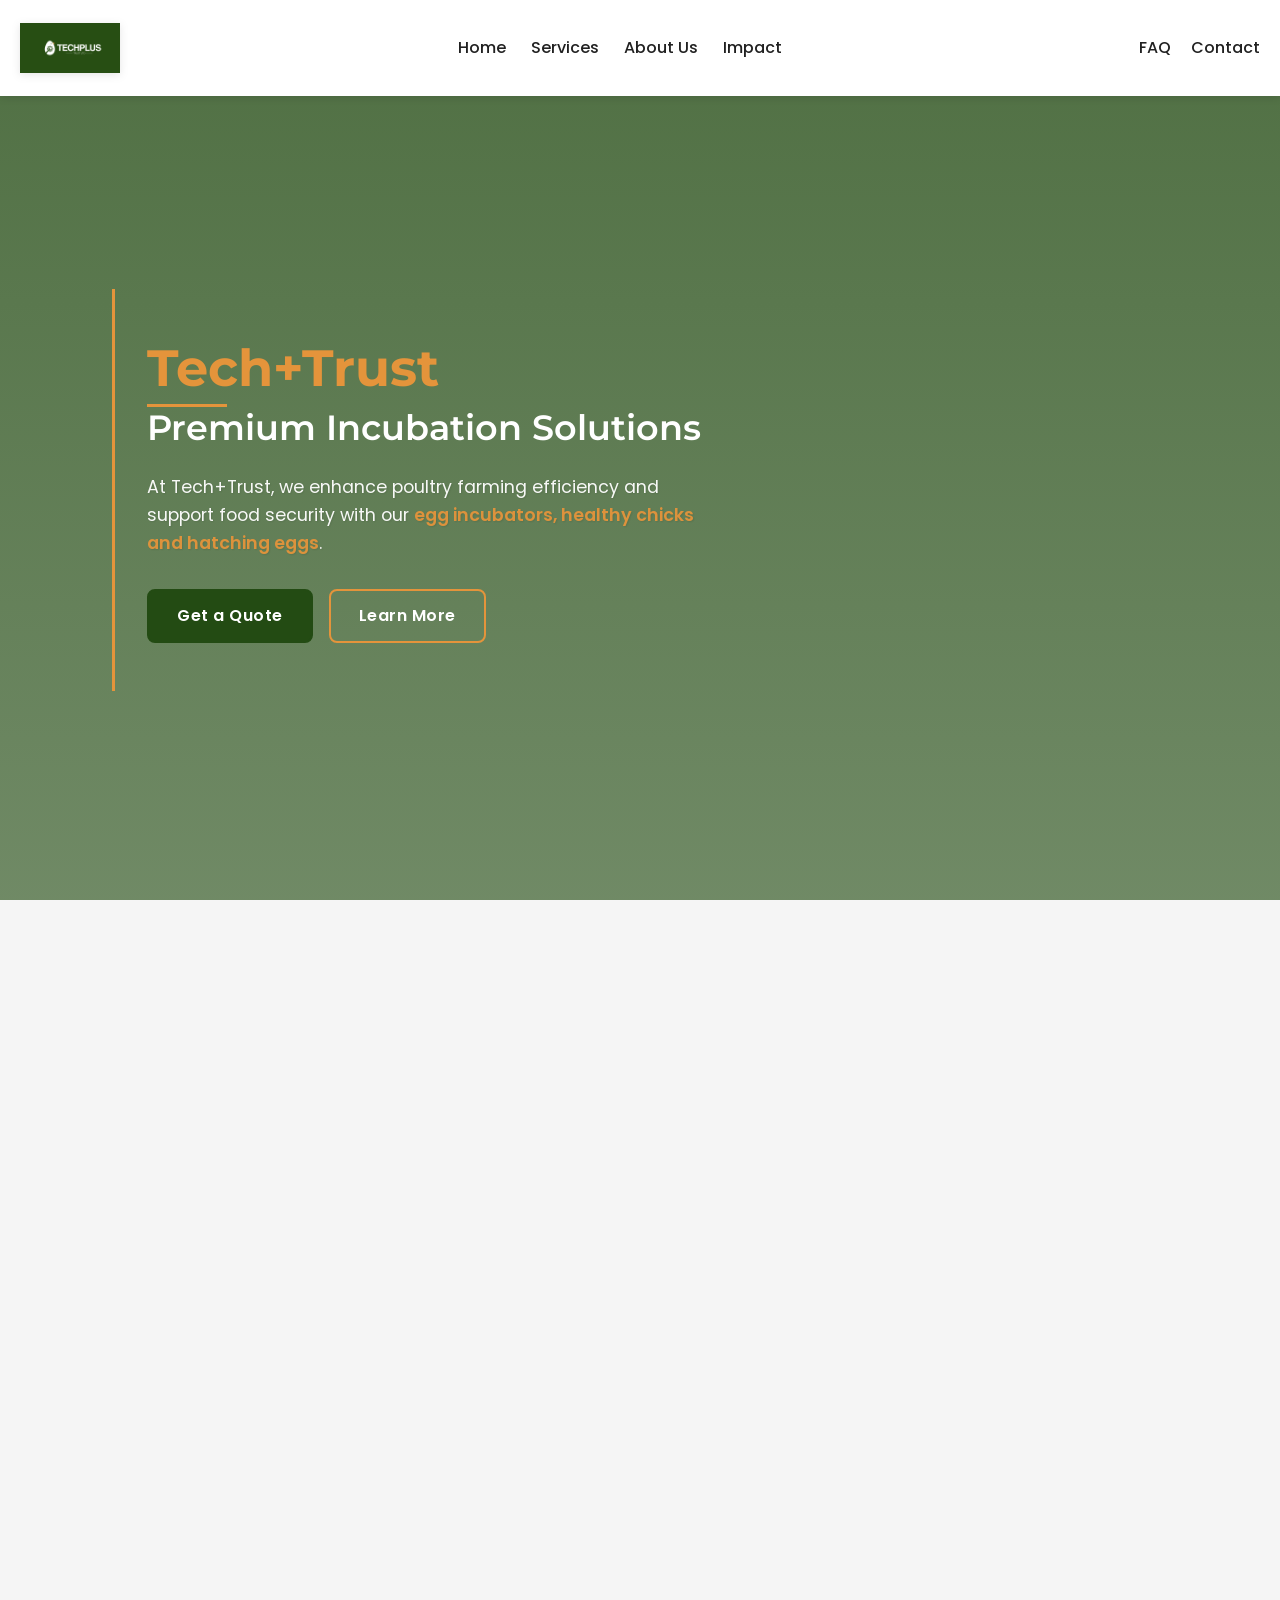
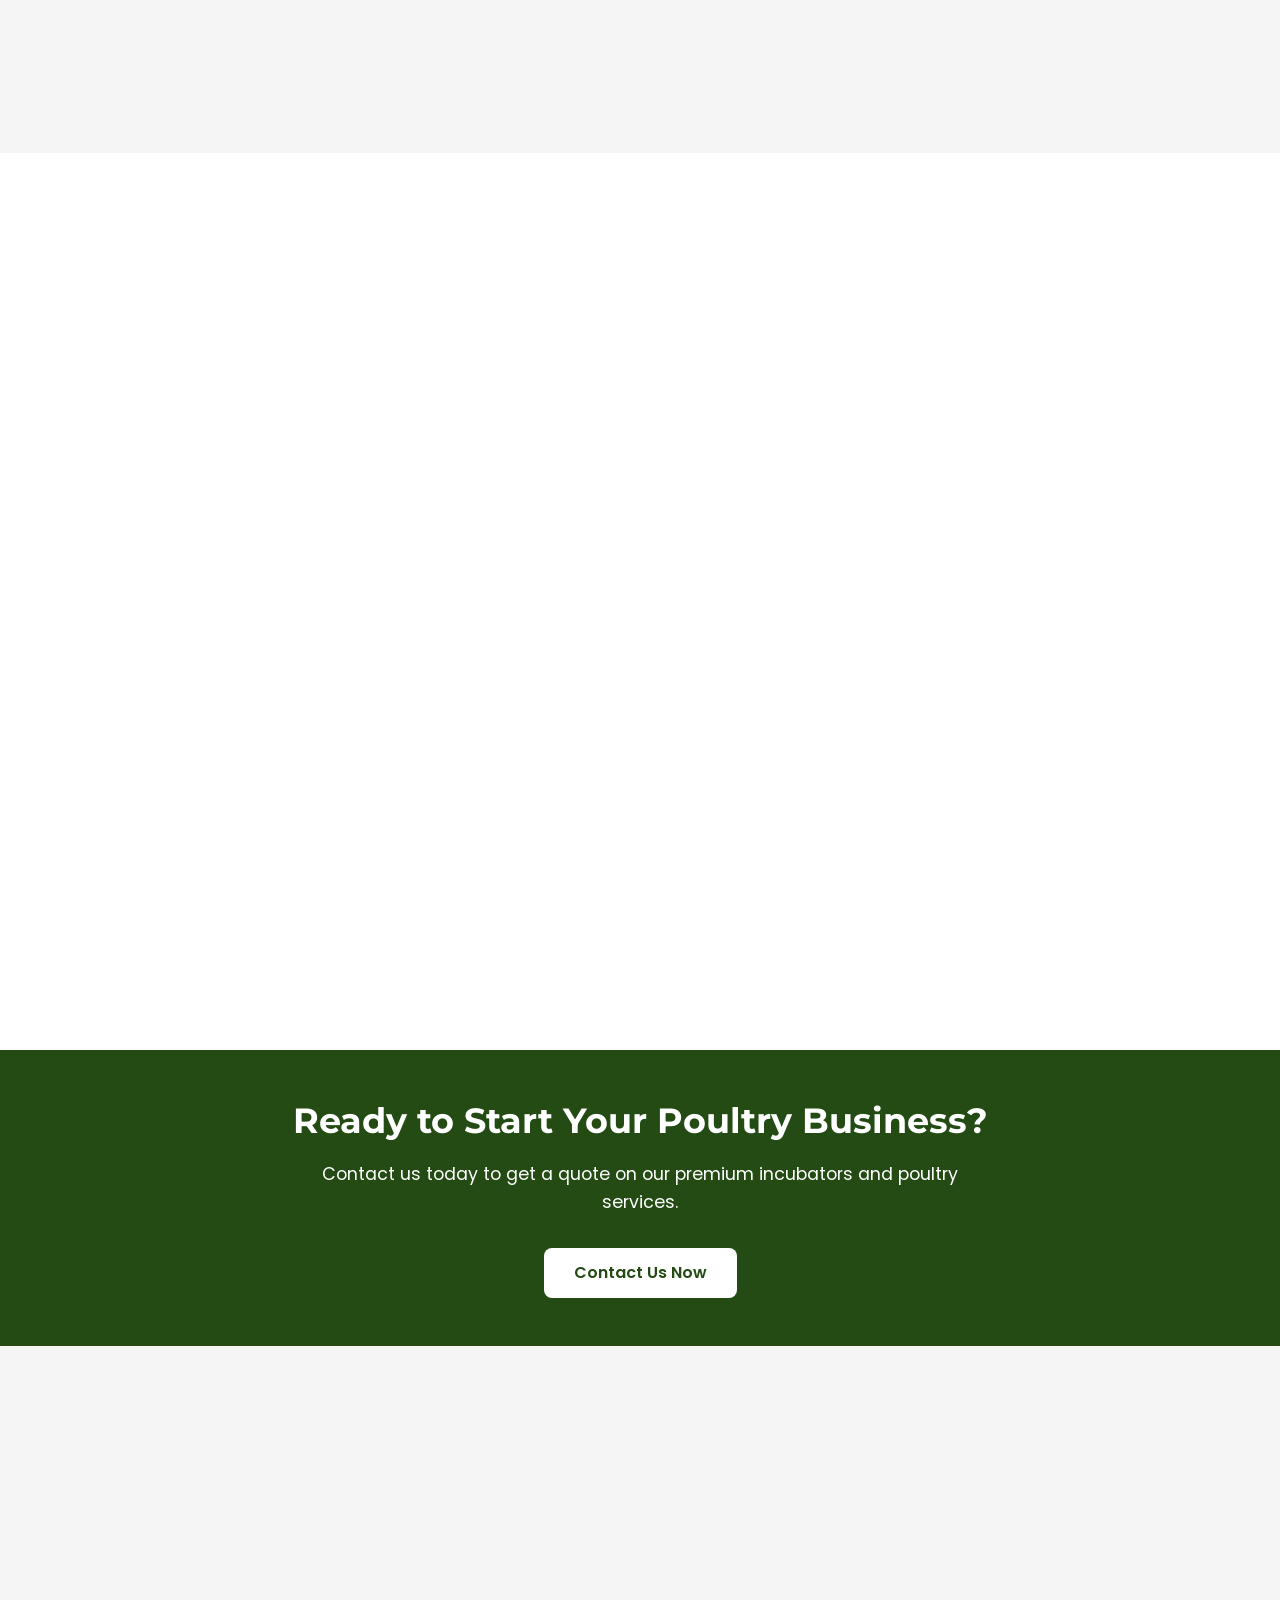
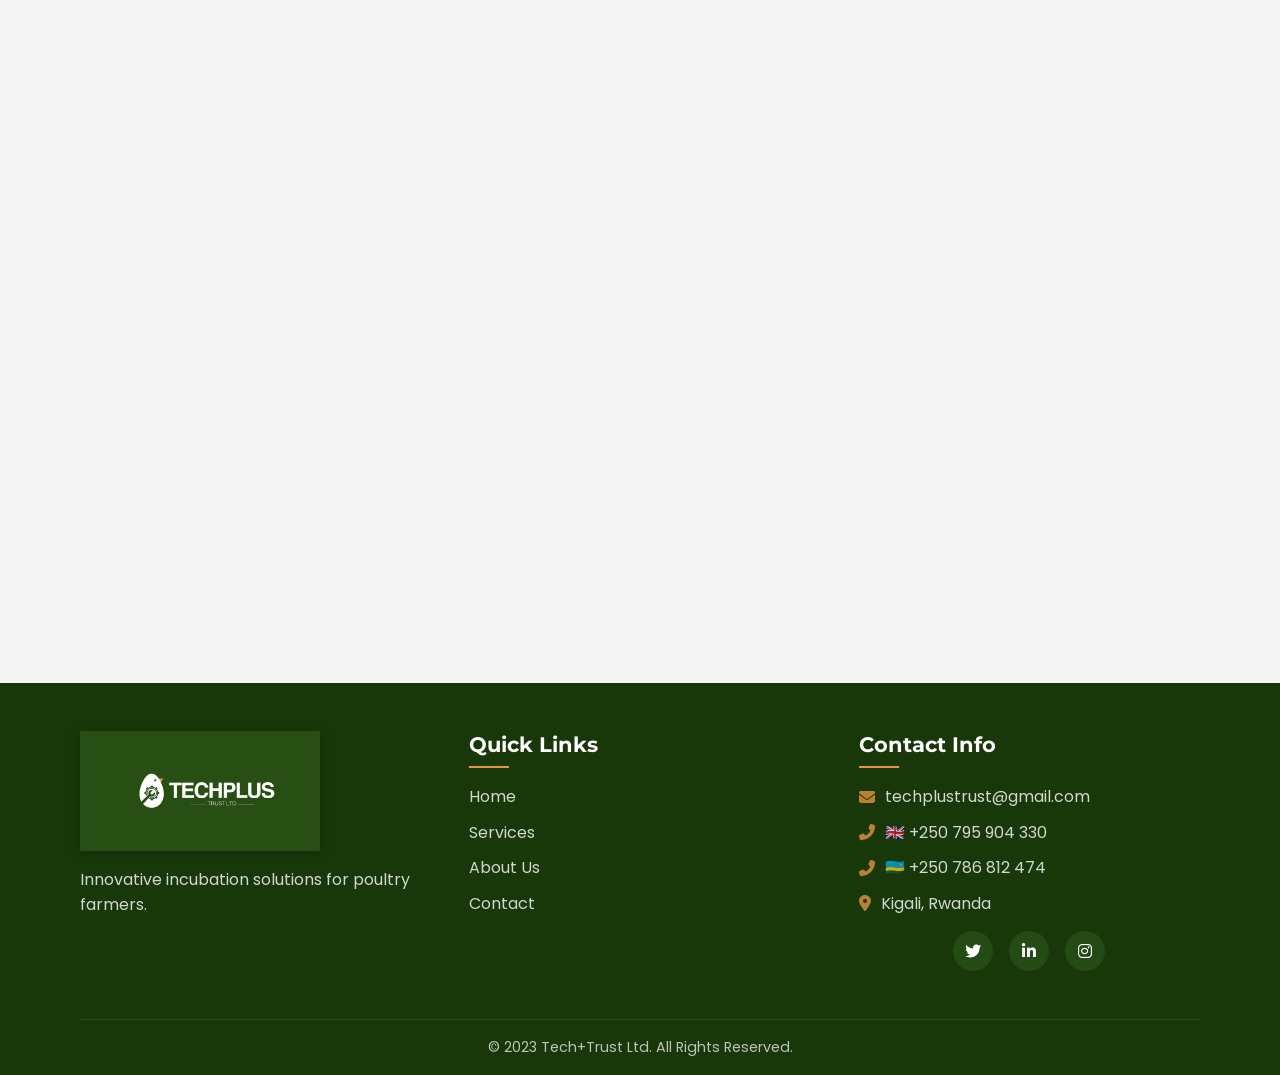
<file: index.html>
<!DOCTYPE html>
<html lang="en">
<head>
    <meta charset="UTF-8">
    <meta name="viewport" content="width=device-width, initial-scale=1.0">
    <meta name="description" content="At Tech+Trust Ltd, we provide locally made incubators with a 95% hatching success rate, ready in just 5 days. Our machines are customizable, easy to use, and available in solar or grid-powered options. With 24/7 expert support, we ensure your hatching success.">
    <title>Tech+Trust Ltd - Poultry Incubators & Farming Solutions</title>
    
    <!-- Favicon -->
    <link rel="icon" href="Tech+Trust-Website-Images/tabImage.png">

    <!-- Google Fonts -->
    <link rel="preconnect" href="https://fonts.googleapis.com">
    <link rel="preconnect" href="https://fonts.gstatic.com" crossorigin>
    <link href="https://fonts.googleapis.com/css2?family=Montserrat:wght@400;500;600;700;800&family=Poppins:wght@300;400;500;600;700&display=swap" rel="stylesheet">
    
    <!-- Font Awesome -->
    <link rel="stylesheet" href="https://cdnjs.cloudflare.com/ajax/libs/font-awesome/6.4.0/css/all.min.css">
    
    <!-- CSS Files -->
    <link rel="stylesheet" href="css/style.css">
    <link rel="stylesheet" href="css/animations.css">
    
    <!-- Structured Data -->
    <script type="application/ld+json">
        {
          "@context": "http://schema.org",
          "@type": "LocalBusiness",
          "name": "Tech+Trust Ltd",
          "description": "Tech+Trust Ltd provides locally made incubators with a 95% hatching success rate. Our machines are customizable, easy to use, and available in solar or grid-powered options.",
          "url": "http://www.techplustrust.com",
          "logo": "http://www.techplustrust.com/logo.png",
          "address": {
            "@type": "PostalAddress",
            "addressLocality": "Kigali",
            "addressCountry": "RW"
          },
          "contactPoint": {
            "@type": "ContactPoint",
            "email": "techplustrust@gmail.com",
            "telephone": "+250795904330",
            "contactType": "Customer Service"
          },
          "sameAs": [
            "https://www.linkedin.com/company/techplus-trust-ltd",
            "https://x.com/Techplusrwanda",
            "https://www.instagram.com/techplustrust.ltd"
          ]
        }
    </script>
</head>
<body>
    <!-- Preloader -->
    <div id="preloader">
        <div class="spinner"></div>
    </div>

    <!-- Header Section -->
 <header id="header">
  <div class="header-wrapper" style="display:flex; align-items:center; justify-content:space-between; padding:15px 20px;">

    <!-- Left: Logo -->
    <div class="logo">
      <a href="index.html">
        <img src="Tech+Trust-Website-Images/logo.png" alt="Tech+Trust Logo" style="height:50px;">
      </a>
    </div>

    <!-- Center: Main Nav -->
    <nav class="nav-menu" style="margin-right:20px;"> <!-- add bigger margin-right -->
      <ul class="nav-list" style="display:flex; gap:25px; list-style:none; margin:0; padding:0;">
        <li><a href="index.html#hero" class="nav-link">Home</a></li>
        <li><a href="index.html#services" class="nav-link">Services</a></li>
        <li><a href="index.html#about" class="nav-link">About Us</a></li>
        <li><a href="impact.html" class="nav-link">Impact</a></li>
      </ul>
    </nav>

    <!-- Right: FAQ & Contact -->
    <div class="right-nav" style="display:flex; gap:20px; ">
      <a href="faq.html" class="nav-link active">FAQ</a>
      <a href="index.html#contact" class="nav-link">Contact</a>
    </div>

  </div>
</header>

    <!-- Hero Section -->
    <section id="hero" class="hero-section">
    <div class="overlay"></div>
    <div class="container">
     <div class="hero-content">
            <h1 class="hero-title">
                <span>Tech+Trust</span>
                Premium Incubation Solutions
            </h1>
            <p class="hero-description">
                At Tech+Trust, we enhance poultry farming efficiency and support food security with our
                <span class="highlight">egg incubators, healthy chicks and hatching eggs</span>. 
             
            </p>
            <div class="hero-buttons">
                <a href="#contact" class="btn btn-primary">Get a Quote</a>
                <a href="#about" class="btn btn-secondary">Learn More</a>
            </div>
        </div>
    </div>
</section>

   <!-- Services Section -->
<section id="services" class="services-section">
    <div class="container">
        <div class="section-header scroll-animate fade-in-up">
            <span class="section-subtitle">What We Offer</span>
            <h2 class="section-title">Our Services</h2>
            <div class="section-divider"></div>
        </div>

        <div class="services-grid">
            <!-- Incubators Service -->
            <div class="service-card scroll-animate fade-in-left">
                <div class="service-icon">
                    <i class="fas fa-cog"></i>
                </div>
                <h3 class="service-title">Premium Incubators</h3>
                <ul class="service-features">
                    <li><i class="fas fa-check"></i> Grid-powered incubators</li>
                    <li><i class="fas fa-check"></i> Solar-powered incubators</li>
                    <li><i class="fas fa-check"></i> 240 - 40,000 eggs capacity</li>
                    <li><i class="fas fa-check"></i> 90-95% success rate</li>
                    <li><i class="fas fa-check"></i> Easy to use interface</li>
                    <li><i class="fas fa-check"></i> Durable construction</li>
                </ul>
                <a href="#contact" class="btn btn-service">Request a Quote</a>
            </div>

            <!-- Poultry Service -->
            <div class="service-card scroll-animate fade-in-right">
                <div class="service-icon">
                    <i class="fas fa-feather-alt"></i>
                </div>
                <h3 class="service-title">Poultry Services & Products</h3>
                <ul class="service-features">
                    <li><i class="fas fa-check"></i> 1-day-old chicks</li>
                    <li><i class="fas fa-check"></i> 30-day-old chicks</li>
                    <li><i class="fas fa-check"></i> Poultry farming equipment</li>
                    <li><i class="fas fa-check"></i> Business training</li>
                    <li><i class="fas fa-check"></i> High-quality fertilized eggs</li>
                    <li><i class="fas fa-check"></i> Hatching services</li>
                </ul>
                <a href="#contact" class="btn btn-service">Request a Quote</a>
            </div>
        </div>
    </div>
</section>
    <!-- About Section -->
    <section id="about" class="about-section">
        <div class="container">
            <div class="section-header scroll-animate fade-in-up">
                <span class="section-subtitle">Who We Are</span>
                <h2 class="section-title">About Us</h2>
                <div class="section-divider"></div>
                </div>

            <div class="about-grid">
                <div class="about-image scroll-animate fade-in-left">
                    <!-- Replace with an actual image of your team or facility -->
                    <img src="Tech+Trust-Website-Images/Leonardo_Phoenix_A_vibrant_color_photograph_of_three_African_f_0.jpg" alt="Tech+Trust Team">
                </div>
                
                <div class="about-content scroll-animate fade-in-right">
                    <h3>Why Choose Us</h3>
                    <ul class="benefits-list">
                        <li><i class="fas fa-check-circle"></i> 90-95% success rate in 21 days</li>
                        <li><i class="fas fa-check-circle"></i> Affordable solutions</li>
                        <li><i class="fas fa-check-circle"></i> Accessible technology</li>
                        <li><i class="fas fa-check-circle"></i> 24/7 technical support</li>
                        <li><i class="fas fa-check-circle"></i> On-grid and solar Incubators</li>
                        <li><i class="fas fa-check-circle"></i> Easy to use</li>
                        <li><i class="fas fa-check-circle"></i> Eco-friendly</li>
                        </ul>
                    
                    <div class="tabs-container scroll-animate fade-in-up">
                        <div class="tabs">
                            <button class="tab-btn active" data-target="vision">Our Vision</button>
                            <button class="tab-btn" data-target="mission">Our Mission</button>
                        </div>
                        
                        <div class="tab-content active" id="vision">
                            <h4>Our Vision For The Future</h4>
                            <p>To become Africa's leading provider of innovative poultry solutions, focusing on rural development and sustainability.</p>
                        </div>
                        
                        <div class="tab-content" id="mission">
                            <h4>Our Core Mission</h4>
                            <p>Empower poultry farmers by providing reliable, accessible , locally manufactured poultry solutions that boost productivity and support food security.</p>
                        </div>
                    </div>
                </div>
            </div>
        </div>
    </section>

    <!-- Call to Action Section -->
    <section class="cta-section">
        <div class="container">
            <h2>Ready to Start Your Poultry Business?</h2>
            <p>Contact us today to get a quote on our premium incubators and poultry services.</p>
            <a href="#contact" class="btn btn-light">Contact Us Now</a>
        </div>
    </section>

       <!-- Contact Section -->
       <!-- Contact Section -->
<section id="contact" class="contact-section">
    <div class="container">
        <div class="section-header scroll-animate fade-in-up">
            <span class="section-subtitle">Get In Touch</span>
            <h2 class="section-title">Contact Us</h2>
            <div class="section-divider"></div>
        </div>

        <div class="contact-grid">
            <div class="contact-info scroll-animate fade-in-left">
                <div class="contact-item">
                    <i class="fas fa-envelope"></i>
                    <h3>Email</h3>
                    <p>techplustrust@gmail.com</p>
                </div>

                <div class="contact-item">
                    <i class="fas fa-phone-alt"></i>
                    <h3>Phone</h3>
                    <div class="phone-number">
                        <p>🇬🇧 +(250) 795 904 330</p>
                        <p>🇷🇼 +(250) 786 812 474</p>
                    </div>
                </div>

                <div class="contact-item">
                    <i class="fas fa-map-marker-alt"></i>
                    <h3>Location</h3>
                    <p>Kamonyi, Karongi</p>
                </div>
                
                <div class="social-links">
                    <a href="https://x.com/Techplusrwanda" target="_blank" class="social-link">
                        <i class="fab fa-twitter"></i>
                    </a>
                    <a href="https://www.linkedin.com/company/techplus-trust-ltd" target="_blank" class="social-link">
                        <i class="fab fa-linkedin-in"></i>
                    </a>
                    <a href="https://www.instagram.com/techplustrust.ltd" target="_blank" class="social-link">
                        <i class="fab fa-instagram"></i>
                    </a>
                </div>
            </div>
            
            <div class="contact-form-container scroll-animate fade-in-right">
                <form id="contactForm" class="contact-form">
                    <div class="form-group">
                        <input type="text" name="name" id="name" placeholder="Your Name" required>
                    </div>  
    
                    <div class="form-group">
                        <input type="email" name="email" id="email" placeholder="Your Email" required>
                    </div>
                    
                    <div class="form-group">
                        <textarea name="message" id="message" rows="5" placeholder="Your Message" required></textarea>
                    </div>
                    
                    <div class="form-group">
                        <button type="submit" class="btn btn-primary">Send Message</button>
                        <button type="button" class="btn btn-whatsapp" onclick="sendWhatsApp()">
                            <i class="fab fa-whatsapp"></i> Via WhatsApp
                        </button>
                    </div>
                </form>
            </div>
        </div> 
    </div>
</section>
   
       <!-- Footer -->
<footer class="footer">
    <div class="container">
        <div class="footer-content">
            <div class="footer-logo">
                <img src="Tech+Trust-Website-Images/logo.png" alt="Tech+Trust Logo">
                <p>Innovative incubation solutions for poultry farmers.</p>
            </div>
            
            <div class="footer-links">
                <h3>Quick Links</h3>
                <ul>
                    <li><a href="#hero">Home</a></li>
                    <li><a href="#services">Services</a></li>
                    <li><a href="#about">About Us</a></li>
                    <li><a href="#contact">Contact</a></li>
                </ul>
            </div>
            
            <div class="footer-contact">
                <h3>Contact Info</h3>
                <p><i class="fas fa-envelope"></i> techplustrust@gmail.com</p>
                <p><i class="fas fa-phone-alt"></i> 🇬🇧 +250 795 904 330</p>
                <p><i class="fas fa-phone-alt"></i> 🇷🇼 +250 786 812 474</p>
                <p><i class="fas fa-map-marker-alt"></i> Kigali, Rwanda</p>
                
                <div class="social-links" style="margin-top: 15px;">
                    <a href="https://x.com/Techplusrwanda" target="_blank" class="social-link">
                        <i class="fab fa-twitter"></i>
                    </a>
                    <a href="https://www.linkedin.com/company/techplus-trust-ltd" target="_blank" class="social-link">
                        <i class="fab fa-linkedin-in"></i>
                    </a>
                    <a href="https://www.instagram.com/techplustrust.ltd" target="_blank" class="social-link">
                        <i class="fab fa-instagram"></i>
                    </a>
                </div>
            </div>
        </div>
        
        <div class="footer-bottom">
            <p>&copy; 2023 Tech+Trust Ltd. All Rights Reserved.</p>
        </div>
    </div>
</footer>
    <!-- JavaScript -->
    <script src="javascript/main.js"></script>
    <script>
        // Scroll animation
        document.addEventListener('DOMContentLoaded', function() {
            // Detect elements in viewport for animations
            const scrollAnimateElements = document.querySelectorAll('.scroll-animate');
            
            function checkIfInView() {
                const windowHeight = window.innerHeight;
                const windowTopPosition = window.scrollY;
                const windowBottomPosition = windowTopPosition + windowHeight;
                
                scrollAnimateElements.forEach(function(element) {
                    const elementHeight = element.offsetHeight;
                    const elementTopPosition = element.getBoundingClientRect().top + windowTopPosition;
                    const elementBottomPosition = elementTopPosition + elementHeight;
                    
                    // Check if element is in viewport
                    if (
                        (elementBottomPosition >= windowTopPosition) && 
                        (elementTopPosition <= windowBottomPosition)
                    ) {
                        element.classList.add('visible');
                    }
                });
            }
            
            // Run once on page load
            checkIfInView();
            
            // Run on scroll events
            window.addEventListener('scroll', checkIfInView);
        });
    </script>
</body>
</html>
</file>
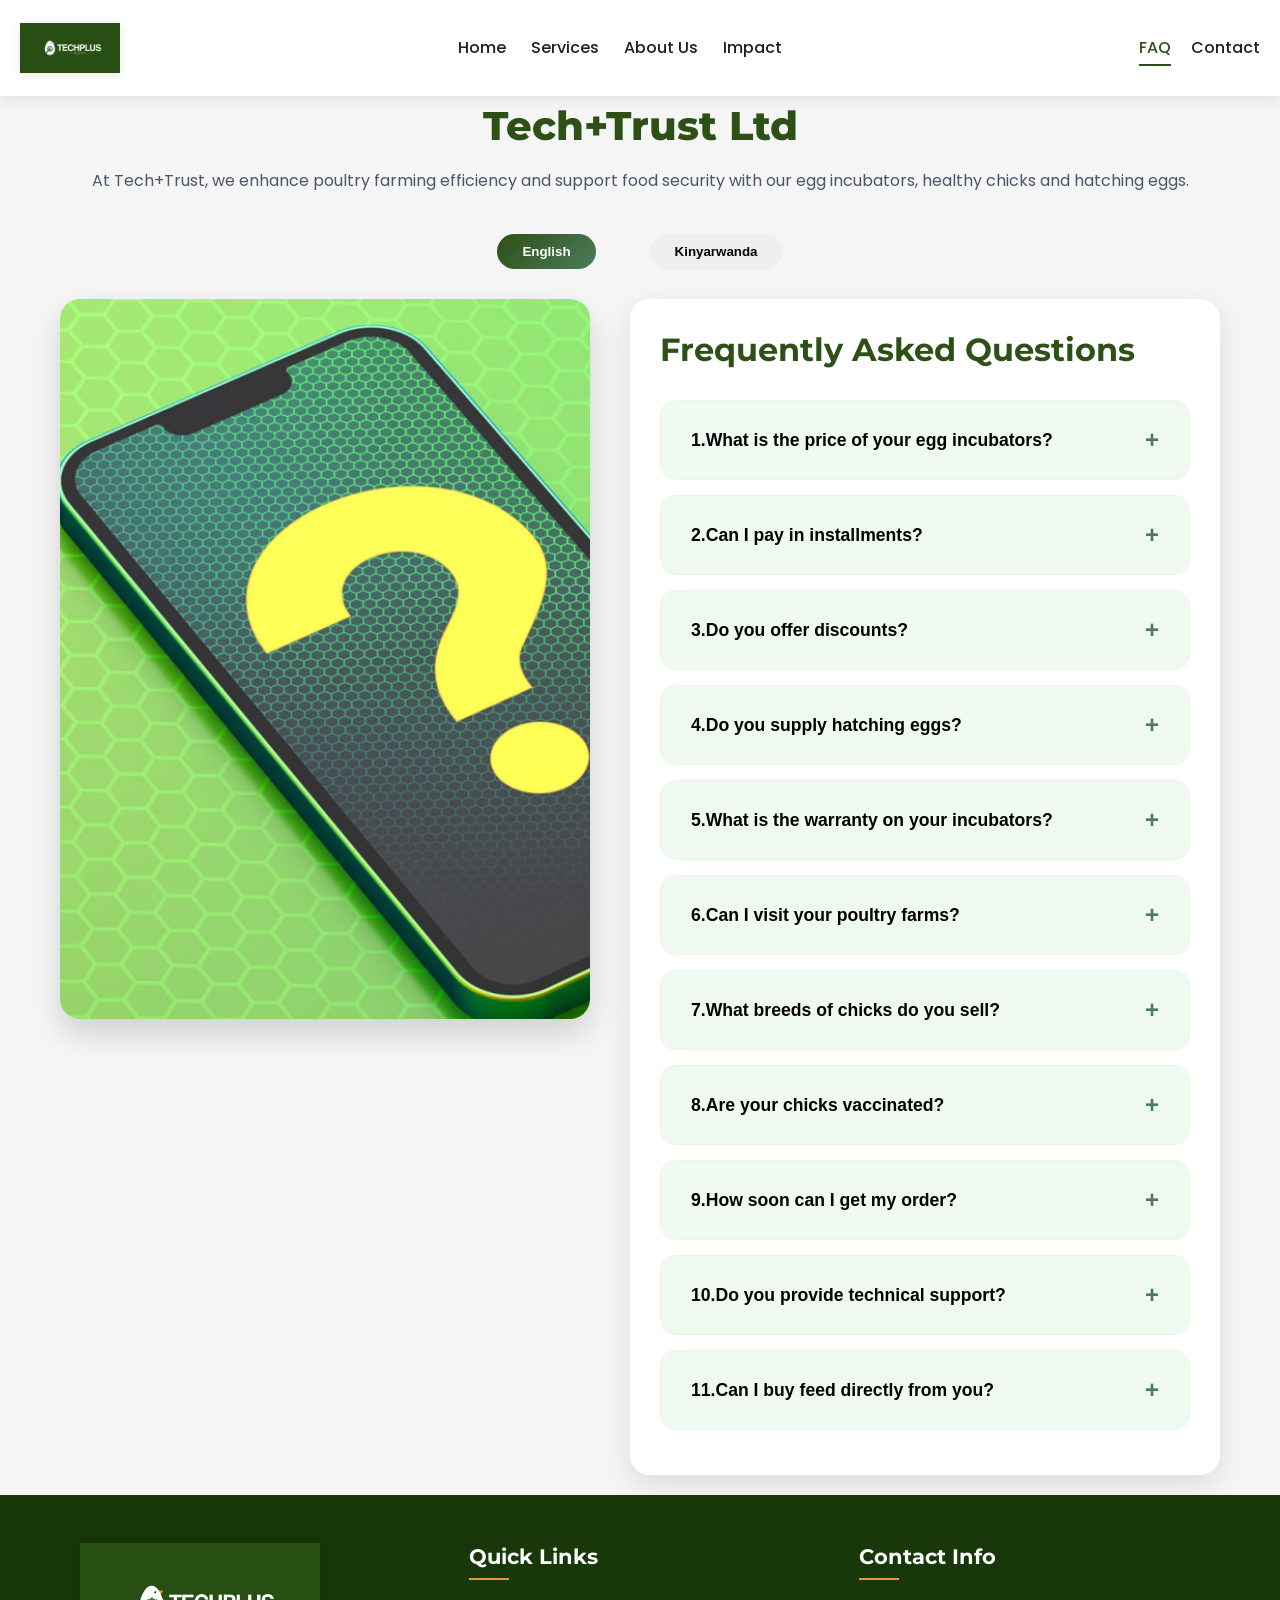
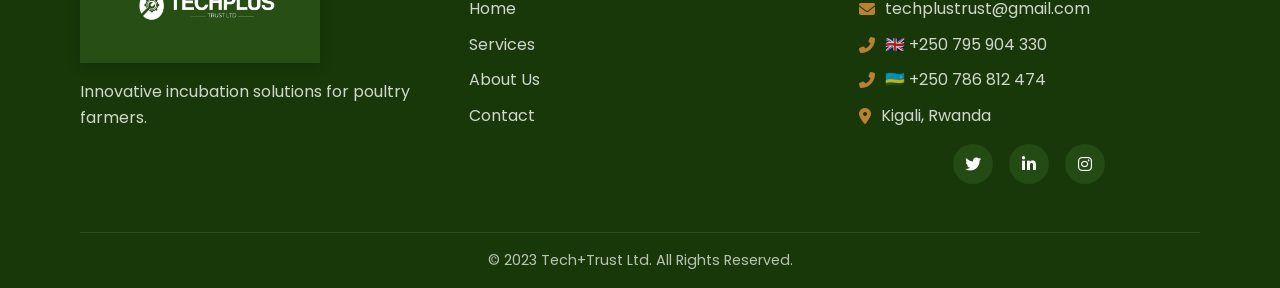
<file: faq.html>
<!DOCTYPE html>
<html lang="en">
<head>
  <meta charset="UTF-8">
  <meta name="viewport" content="width=device-width, initial-scale=1.0">
  <title>Tech+Trust Ltd - FAQ & Services</title>

  <!-- Favicon -->
  <link rel="icon" href="Tech+Trust-Website-Images/tabImage.png">

  <!-- Google Fonts -->
  <link href="https://fonts.googleapis.com/css2?family=Montserrat:wght@500;600;700&family=Poppins:wght@400;500;600&display=swap" rel="stylesheet">

  <!-- Font Awesome -->
  <link rel="stylesheet" href="https://cdnjs.cloudflare.com/ajax/libs/font-awesome/6.4.0/css/all.min.css">

  <link rel="stylesheet" href="./css/style.css">
  <style>
    * { margin: 0; padding: 0; box-sizing: border-box; }
    body { font-family: 'Poppins', sans-serif; background: #f5f5f5; color: #1a202c; padding-top: 80px; }

    /* Navbar */
    #header { position: fixed; top: 0; width: 100%; background: #fff; box-shadow: 0 2px 15px rgba(0,0,0,0.1); z-index: 1000; }
    .header-wrapper { display: flex; justify-content: space-between; align-items: center; padding: 15px 20px; }
    .logo img { height: 50px; }

    .nav-list { display: flex; gap: 25px; list-style: none;}
    .nav-link {
        color: #1a202c;
        font-weight: 500;
        position: relative;
        padding: 5px 0;
        font-size: 1rem;
        text-decoration: none;
    }
    .nav-link:hover,
    .nav-link.active { color: #2d5016; }
    .nav-link::after {
        content: '';
        position: absolute;
        width: 0;
        height: 2px;
        bottom: 0;
        left: 0;
        background-color: #2d5016;
        transition: width 0.3s ease;
    }
    .nav-link:hover::after,
    .nav-link.active::after { width: 100%; }

    /* Main container */
    .main-container { max-width: 1200px; margin: 0 auto; padding: 20px; }
    .header { text-align: center; margin-bottom: 40px; }
    .header h1 { font-size: 2.5rem; font-weight: 800; color: #2d5016; }
    .header p { color: #4a5568; margin-top: 10px; font-size: 16px; }

    .language-toggle { text-align: center; margin-bottom: 30px; }
    .lang-btn { padding: 10px 25px; border: none; border-radius: 20px; margin: 0 25px; cursor: pointer; font-weight: 600; }
    .lang-btn.active { background: linear-gradient(135deg, #2d5016, #4a7c59); color: #fff; }

    .faq-container { 
      display: flex; 
      gap: 40px; 
      flex-wrap: wrap; 
      justify-content: center; 
      align-items: stretch;
    }

    .faq-image {
      flex: 1;
      min-width: 320px;
      display: flex;
      justify-content: center;
      position: sticky;
      top: 100px;
      align-self: flex-start;
    }
    .faq-image img {
      width: 100%;
      height: 80vh;
      object-fit: cover;
      border-radius: 20px;
      box-shadow: 0 15px 30px rgba(0,0,0,0.15);
      display: block;
    }

    .faq-section { flex: 1; min-width: 320px; background: #fff; border-radius: 20px; padding: 30px; box-shadow: 0 10px 30px rgba(0,0,0,0.1); }
    .section-title { text-align: center; color: #2d5016; font-size: 2rem; margin-bottom: 30px; }

    .faq-item { border: 1px solid #e8f5e8; border-radius: 15px; margin-bottom: 15px; overflow: hidden; }
    .faq-question {
      width: 100%;
      background: #f0f9f0;
      border: none;
      outline: none;
      cursor: pointer;
      padding: 25px 30px;
      font-weight: 600;
      display: flex;
      justify-content: space-between;
      align-items: center;
      font-size: 1.1rem;
    }
    .faq-question::after { content: '+'; font-size: 1.5rem; color: #4a7c59; }
    .faq-question.active { background: linear-gradient(135deg, #2d5016, #4a7c59); color: #fff; }
    .faq-question.active::after { content: '-'; color: #fff; }

    .faq-answer {
      max-height: 0;
      overflow: hidden;
      padding: 0 30px;
      transition: max-height 0.4s ease, padding 0.4s ease;
      font-size: 1rem;
    }
    .faq-answer.active { max-height: 700px; padding: 25px 30px; }

    .hidden { display: none; }

    @media(max-width: 768px) {
      .faq-container { flex-direction: column; }
      .faq-image { position: relative; top: 0; margin-bottom: 20px; }
      .faq-image img { max-height: 400px; height: auto; }
    }
    </style>
</head>
<body>

  <!-- Navbar -->
   <header id="header">
  <div class="header-wrapper" style="display:flex; align-items:center; justify-content:space-between; padding:15px 20px;">

    <!-- Left: Logo -->
    <div class="logo">
      <a href="index.html">
        <img src="Tech+Trust-Website-Images/logo.png" alt="Tech+Trust Logo" style="height:50px;">
      </a>
    </div>

    <!-- Center: Main Nav -->
    <nav class="nav-menu" style="margin-right:20px;"> <!-- add bigger margin-right -->
      <ul class="nav-list" style="display:flex; gap:25px; list-style:none; margin:0; padding:0;">
        <li><a href="index.html#hero" class="nav-link">Home</a></li>
        <li><a href="index.html#services" class="nav-link">Services</a></li>
        <li><a href="index.html#about" class="nav-link">About Us</a></li>
        <li><a href="impact.html" class="nav-link">Impact</a></li>
      </ul>
    </nav>

    <!-- Right: FAQ & Contact -->
    <div class="right-nav" style="display:flex; gap:20px; ">
      <a href="#faq.html" class="nav-link active">FAQ</a>
      <a href="index.html#contact" class="nav-link">Contact</a>
    </div>

  </div>
</header>
  <div class="main-container">
    <!-- Page Header -->
    <div class="header">
      <h1>Tech+Trust Ltd</h1>
      <p>At Tech+Trust, we enhance poultry farming efficiency and support food security with our egg incubators, healthy chicks and hatching eggs.</p>
    </div>

    <!-- Language Switch -->
    <div class="language-toggle">
      <button class="lang-btn active" onclick="toggleLanguage('english')">English</button>
      <button class="lang-btn" onclick="toggleLanguage('kinyarwanda')">Kinyarwanda</button>
    </div>

    <!-- FAQ -->
    <div class="faq-container">
      <div class="faq-image">
        <img src="Tech+Trust-Website-Images/Screenshot from 2025-09-18 17-24-18.png" alt="Poultry Farmer with Chickens">
      </div>

      <!-- English FAQ -->
      <div id="english-faq" class="faq-section">
        <h2 class="section-title">Frequently Asked Questions</h2>
        <div class="faq-grid">
          <div class="faq-item">
            <button class="faq-question" onclick="toggleAnswer(this)">1.What is the price of your egg incubators?</button>
            <div class="faq-answer"><p>Prices vary depending on the size and current supplier rates. We’ll check updated prices and send you a memo within the day.</p></div>
          </div>
          <div class="faq-item">
            <button class="faq-question" onclick="toggleAnswer(this)">2.Can I pay in installments?</button>
            <div class="faq-answer"><p>Yes, you can pay 75% upfront, take the incubator, and pay the remaining amount after 21 days of hatchery operations.</p></div>
          </div>
          <div class="faq-item">
            <button class="faq-question" onclick="toggleAnswer(this)">3.Do you offer discounts?</button>
            <div class="faq-answer"><p>Yes, a 5% discount is offered if you pay the full amount immediately.</p></div>
          </div>
          <div class="faq-item">
            <button class="faq-question" onclick="toggleAnswer(this)">4.Do you supply hatching eggs?</button>
            <div class="faq-answer"><p>Currently, we recommend customers source their own. A breeder farm for Isa Brown layers is being developed to supply high-quality hatching eggs soon.</p></div>
          </div>
          <div class="faq-item">
            <button class="faq-question" onclick="toggleAnswer(this)">5.What is the warranty on your incubators?</button>
            <div class="faq-answer"><p>We provide a 6-month warranty covering defects and technical issues, with maintenance and upgrade support.</p></div>
          </div>
          <div class="faq-item">
            <button class="faq-question" onclick="toggleAnswer(this)">6.Can I visit your poultry farms?</button>
            <div class="faq-answer"><p>Visits to farms are not allowed due to biosecurity reasons. You can visit our head office to learn more and place orders.</p></div>
          </div>
          <div class="faq-item">
            <button class="faq-question" onclick="toggleAnswer(this)">7.What breeds of chicks do you sell?</button>
            <div class="faq-answer"><p>We offer Cobb 500, Ross 308 (broilers), Isa Brown, Lohmann Brown (layers), and Kuroiler hybrids.</p></div>
          </div>
          <div class="faq-item">
            <button class="faq-question" onclick="toggleAnswer(this)">8.Are your chicks vaccinated?</button>
            <div class="faq-answer"><p>Yes, all chicks are vaccinated before delivery.</p></div>
          </div>
          <div class="faq-item">
            <button class="faq-question" onclick="toggleAnswer(this)">9.How soon can I get my order?</button>
            <div class="faq-answer"><p>Delivery times depend on availability. Incubator orders may take 15–30 minutes to confirm price and stock. Chicks are scheduled based on hatch cycles.</p></div>
          </div>
          <div class="faq-item">
            <button class="faq-question" onclick="toggleAnswer(this)">10.Do you provide technical support?</button>
            <div class="faq-answer"><p>Yes, guidance is provided for setup, operation, maintenance, and poultry farming support.</p></div>
          </div>
          <div class="faq-item">
            <button class="faq-question" onclick="toggleAnswer(this)">11.Can I buy feed directly from you?</button>
            <div class="faq-answer"><p>Feeds are available exclusively for farmers in our Contract Farming Program, with priority supply, technical support, guaranteed market, and financial support opportunities.</p></div>
          </div>
        </div>
      </div>

      <!-- Kinyarwanda FAQ -->
      <div id="kinyarwanda-faq" class="faq-section hidden">
        <h2 class="section-title">Ibibazo Bikunze Kubazwa</h2>
        <div class="faq-grid">
          <div class="faq-item">
            <button class="faq-question" onclick="toggleAnswer(this)">1.Ni angahe igiciro cya mashini yanyu Itera amagi (incubators)?</button>
            <div class="faq-answer"><p>Igiciro gitandukana bitewe n’ingano n’ibiciro biriho. Tuzagenzura ibiciro by’ubu maze tukohereze raporo mu munsi umwe.</p></div>
          </div>
          <div class="faq-item">
            <button class="faq-question" onclick="toggleAnswer(this)">2.Nshobora kwishyura mu byiciro?</button>
            <div class="faq-answer"><p>Yego, wishyura 75% mbere, ufata incubator, amafaranga asigaye yishyurwa nyuma y’iminsi 21 y’imirimo yo gutera amagi.</p></div>
          </div>
          <div class="faq-item">
            <button class="faq-question" onclick="toggleAnswer(this)">3.Mutanga kugabanya igiciro?</button>
            <div class="faq-answer"><p>Yego, 5% kugabanya bihabwa iyo wishyuye yose ako kanya.</p></div>
          </div>
          <div class="faq-item">
            <button class="faq-question" onclick="toggleAnswer(this)">4.Mutanga amagi yo gutera?</button>
            <div class="faq-answer"><p>Ubu abakiriya bagomba kugira isoko yabo. Uruganda rw’ababyeyi rwa Isa Brown rurimo kubakwa kandi vuba tuzabasha gutanga amagi meza yo gutera.</p></div>
          </div>
          <div class="faq-item">
            <button class="faq-question" onclick="toggleAnswer(this)">5.Ni garanti ingana iki kuri incubators zanyu?</button>
            <div class="faq-answer"><p>Garanti y’amezi 6 ikubiyemo ibibazo bya tekiniki, hamwe no gufashwa mu gusana no kuzamura imikorere.</p></div>
          </div>
          <div class="faq-item">
            <button class="faq-question" onclick="toggleAnswer(this)">6.Nshobora gusura amaturagiro yanyu y’inkoko?</button>
            <div class="faq-answer"><p>Ntibishoboka ku mpamvu z’umutekano (biosecurity), ariko icyicaro gikuru kiraboneka gusura no kumenya byinshi.</p></div>
          </div>
          <div class="faq-item">
            <button class="faq-question" onclick="toggleAnswer(this)">7.Ni izihe bwoko by’inkoko mutanga?</button>
            <div class="faq-answer"><p>Dutanga Cobb 500, Ross 308 (broilers), Isa Brown, Lohmann Brown (layers), na Kuroiler (hybrid).</p></div>
          </div>
          <div class="faq-item">
            <button class="faq-question" onclick="toggleAnswer(this)">8.Inkoko zanyu zose ziba zikingiwe?</button>
            <div class="faq-answer"><p>Yego, zikingirwa mbere yo gutangwa.</p></div>
          </div>
          <div class="faq-item">
            <button class="faq-question" onclick="toggleAnswer(this)">9.Bitwara igihe kingana iki kubona gutumiza kwanjye?</button>
            <div class="faq-answer"><p>Incubators: iminota 15–30 kugenzura igiciro n’ububiko. Inkoko: gahunda ishingiye ku munsi w’ivuka.</p></div>
          </div>
          <div class="faq-item">
            <button class="faq-question" onclick="toggleAnswer(this)">10.Mutanga ubufasha bwa tekiniki?</button>
            <div class="faq-answer"><p>Yego, inama zitangwa ku iyubakwa, imikorere, gusana incubators, no mu bworozi bw’inkoko.</p></div>
          </div>
          <div class="faq-item">
            <button class="faq-question" onclick="toggleAnswer(this)">11.Nshobora kugura ibiryo by’amatungo kuri mwe?</button>
            <div class="faq-answer"><p>Ibiryo bihabwa aborozi bari mu Contract Farming Program, harimo ibiryo byiza, ubufasha bwa tekiniki, isoko ryizewe n’amahirwe y’inkunga y’imari.</p></div>
          </div>
        </div>
      </div>
    </div>
  </div>

  <!-- Footer -->
       <footer class="footer">
    <div class="container">
        <div class="footer-content">
            <div class="footer-logo">
                <img src="Tech+Trust-Website-Images/logo.png" alt="Tech+Trust Logo">
                <p>Innovative incubation solutions for poultry farmers.</p>
            </div>
            
            <div class="footer-links">
                <h3>Quick Links</h3>
                <ul>
                    <li><a href="#hero">Home</a></li>
                    <li><a href="#services">Services</a></li>
                    <li><a href="#about">About Us</a></li>
                    <li><a href="#contact">Contact</a></li>
                </ul>
            </div>
            
            <div class="footer-contact">
                <h3>Contact Info</h3>
                <p><i class="fas fa-envelope"></i> techplustrust@gmail.com</p>
                <p><i class="fas fa-phone-alt"></i> 🇬🇧 +250 795 904 330</p>
                <p><i class="fas fa-phone-alt"></i> 🇷🇼 +250 786 812 474</p>
                <p><i class="fas fa-map-marker-alt"></i> Kigali, Rwanda</p>
                
                <div class="social-links" style="margin-top: 15px;">
                    <a href="https://x.com/Techplusrwanda" target="_blank" class="social-link">
                        <i class="fab fa-twitter"></i>
                    </a>
                    <a href="https://www.linkedin.com/company/techplus-trust-ltd" target="_blank" class="social-link">
                        <i class="fab fa-linkedin-in"></i>
                    </a>
                    <a href="https://www.instagram.com/techplustrust.ltd" target="_blank" class="social-link">
                        <i class="fab fa-instagram"></i>
                    </a>
                </div>
            </div>
        </div>
        
        <div class="footer-bottom">
            <p>&copy; 2023 Tech+Trust Ltd. All Rights Reserved.</p>
        </div>
    </div>
</footer>
  <script>
    function toggleAnswer(element) {
      const answer = element.nextElementSibling;
      element.classList.toggle('active');
      answer.classList.toggle('active');
    }

    function toggleLanguage(language) {
      const englishFAQ = document.getElementById('english-faq');
      const kinyarwandaFAQ = document.getElementById('kinyarwanda-faq');
      const buttons = document.querySelectorAll('.lang-btn');
      buttons.forEach(btn => btn.classList.remove('active'));

      if (language === 'english') {
        englishFAQ.classList.remove('hidden');
        kinyarwandaFAQ.classList.add('hidden');
        buttons[0].classList.add('active');
      } else {
        englishFAQ.classList.add('hidden');
        kinyarwandaFAQ.classList.remove('hidden');
        buttons[1].classList.add('active');
      }
    }
  </script>

</body>
</html>
</file>
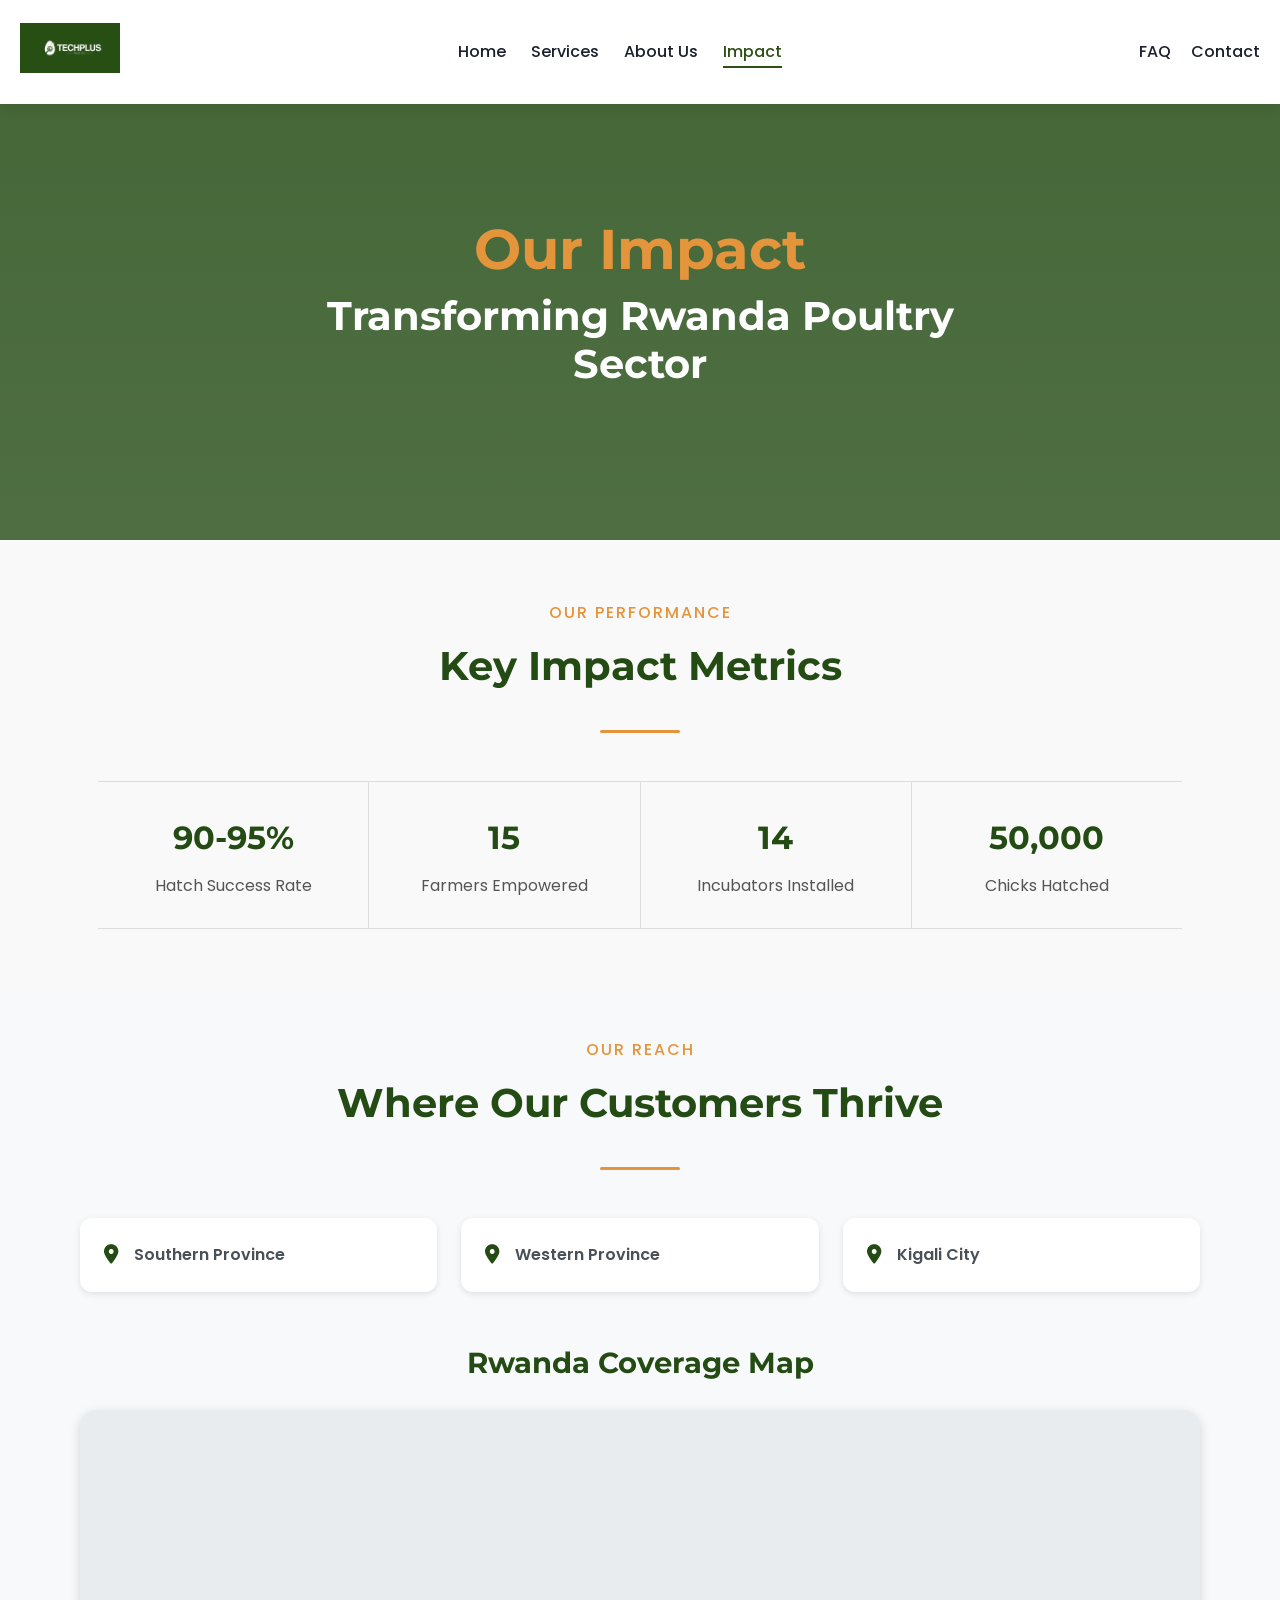
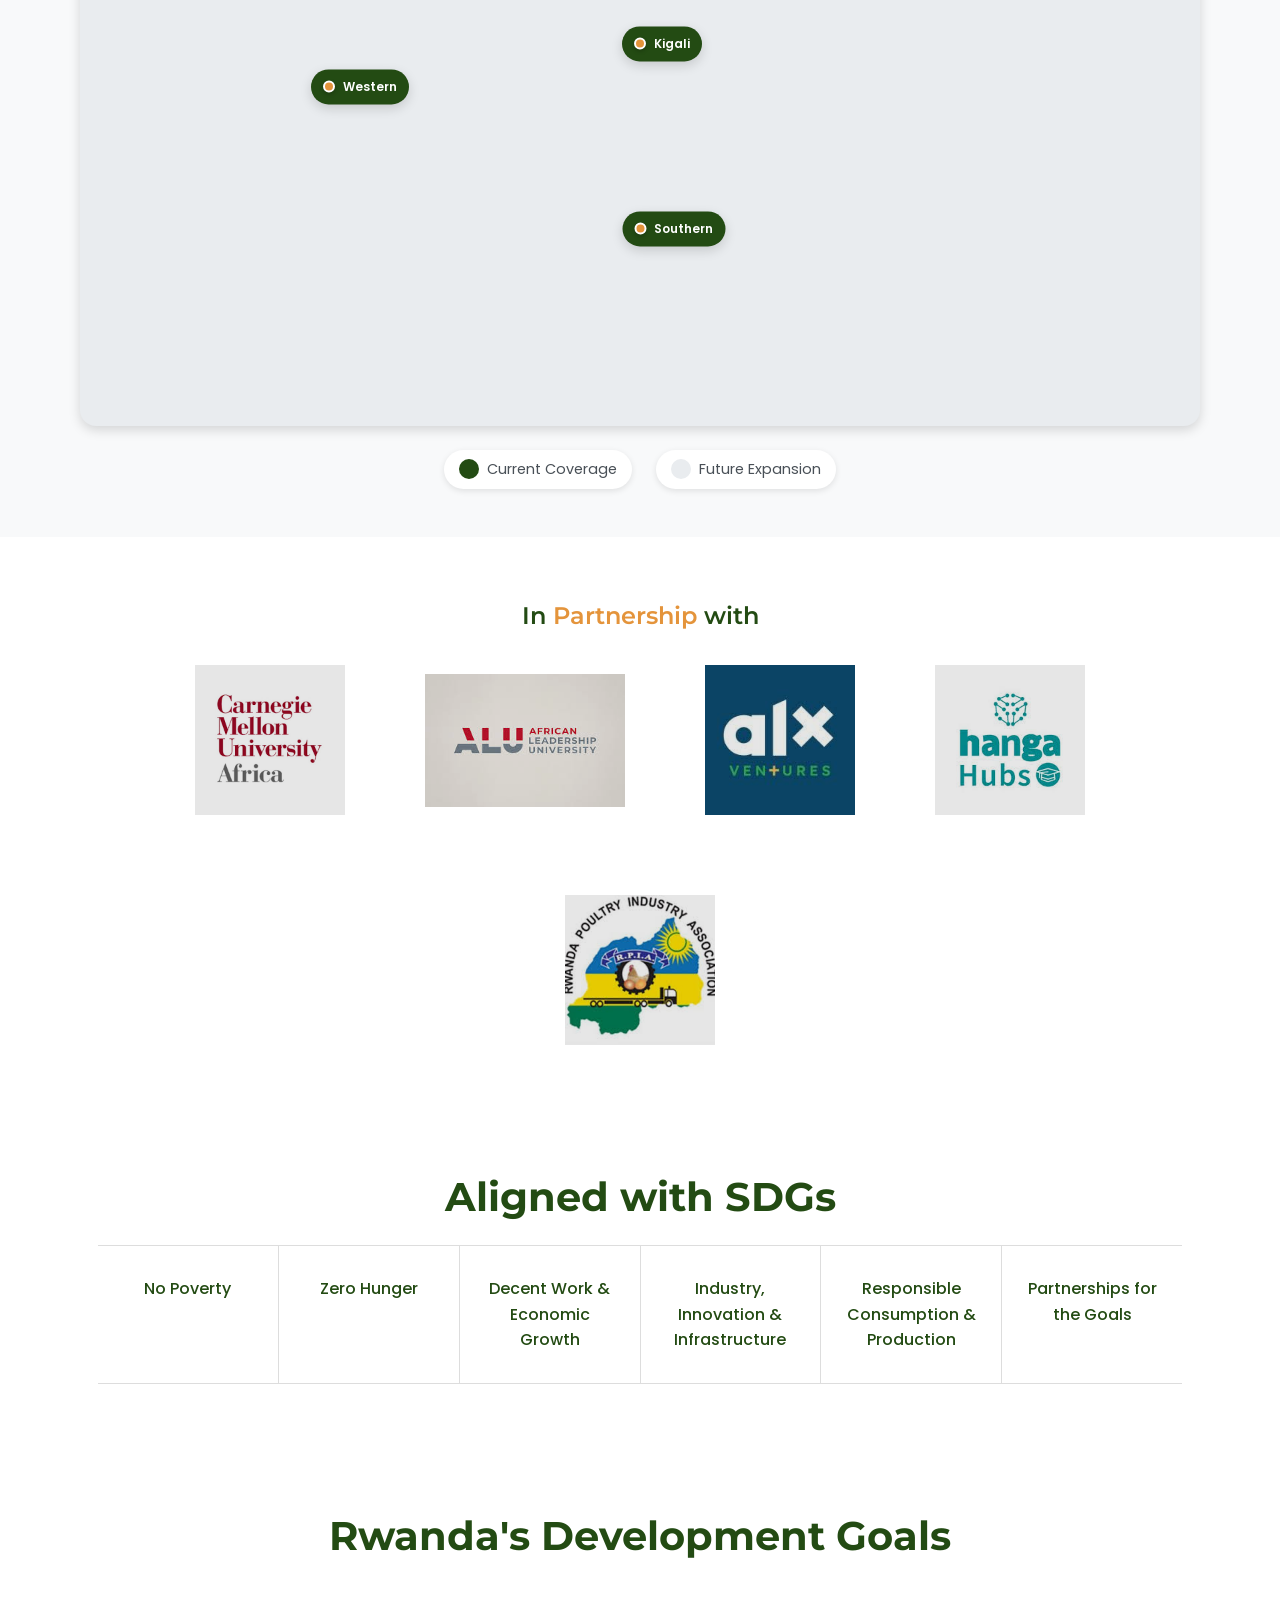
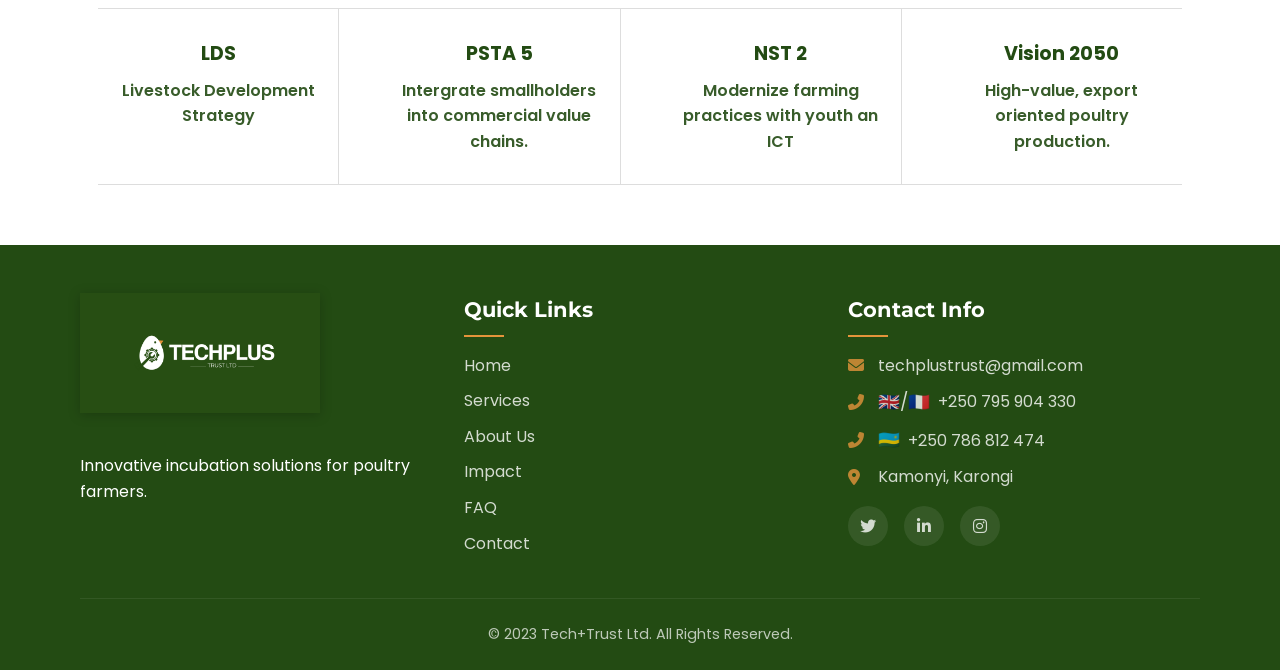
<file: impact.html>
<!DOCTYPE html>
<html lang="en">
<head>
    <meta charset="UTF-8">
    <meta name="viewport" content="width=device-width, initial-scale=1.0">
    <title>Our Impact — Tech+Trust</title>
    <link rel="icon" href="Tech+Trust-Website-Images/tabImage.png">
    
    <!-- Google Fonts -->
    <link rel="preconnect" href="https://fonts.googleapis.com">
    <link rel="preconnect" href="https://fonts.gstatic.com" crossorigin>
    <link href="https://fonts.googleapis.com/css2?family=Montserrat:wght@400;500;600;700;800&family=Poppins:wght@300;400;500;600;700&display=swap" rel="stylesheet">
    
    <!-- Font Awesome -->
    <link rel="stylesheet" href="https://cdnjs.cloudflare.com/ajax/libs/font-awesome/6.4.0/css/all.min.css">
    
    <style>
        :root {
            --primary-color: #234b13;
            --primary-light: #3a7023;
            --secondary-color: #e4943b;
            --secondary-light: #f3ac5d;
            --light-gray: #f8f9fa;
            --medium-gray: #e9ecef;
            --dark-gray: #495057;
            --white: #fff;
            --black: #212121;
            --border-radius-sm: 6px;
            --border-radius-md: 12px;
            --border-radius-lg: 16px;
            --spacing-xs: 8px;
            --spacing-sm: 16px;
            --spacing-md: 24px;
            --spacing-lg: 32px;
            --spacing-xl: 48px;
            --shadow-sm: 0 2px 6px rgba(0,0,0,0.1);
            --shadow-md: 0 4px 12px rgba(0,0,0,0.15);
            --shadow-lg: 0 8px 20px rgba(0,0,0,0.2);
            --transition-fast: 0.3s ease;
            --transition-medium: 0.5s ease;
            --heading-font: 'Montserrat', sans-serif;
            --body-font: 'Poppins', sans-serif;
        }

        * {
            margin: 0;
            padding: 0;
            box-sizing: border-box;
        }

        body {
            font-family: var(--body-font);
            background: var(--white);
            color: var(--dark-gray);
            line-height: 1.6;
        }

        h1, h2, h3, h4, h5, h6 {
            font-family: var(--heading-font);
            color: var(--primary-color);
        }

        .container {
            width: 90%;
            max-width: 1200px;
            margin: 0 auto;
            padding: 0 var(--spacing-sm);
        }

        /* Header */
        header {
            background: var(--white);
            position: sticky;
            top: 0;
            z-index: 1000;
            box-shadow: var(--shadow-sm);
            padding: var(--spacing-xs) 0;
        }

        .header-wrapper {
            display: flex;
            justify-content: space-between;
            align-items: center;
            padding: 0 var(--spacing-sm);
        }

        .logo img {
            height: 50px;
            transition: all var(--transition-fast);
        }

         /* Navbar */
    #header { position: fixed; top: 0; width: 100%; background: #fff; box-shadow: 0 2px 15px rgba(0,0,0,0.1); z-index: 1000; }
    .header-wrapper { display: flex; justify-content: space-between; align-items: center; padding: 15px 20px; }
    .logo img { height: 50px; }

    .nav-list { display: flex; gap: 25px; list-style: none;}
    .nav-link {
        color: #1a202c;
        font-weight: 500;
        position: relative;
        padding: 5px 0;
        font-size: 1rem;
        text-decoration: none;
    }
    .nav-link:hover,
    .nav-link.active { color: #2d5016; }
    .nav-link::after {
        content: '';
        position: absolute;
        width: 0;
        height: 2px;
        bottom: 0;
        left: 0;
        background-color: #2d5016;
        transition: width 0.3s ease;
    }
     .nav-link:hover::after,
    .nav-link.active::after { width: 100%; }
        .mobile-menu-btn {
            display: none;
            flex-direction: column;
            gap: 5px;
            cursor: pointer;
            padding: var(--spacing-xs);
        }

        .mobile-menu-btn span {
            display: block;
            height: 3px;
            width: 25px;
            background: var(--primary-color);
            border-radius: 2px;
            transition: all var(--transition-fast);
        }

        .mobile-menu-btn.active span:nth-child(1) {
            transform: translateY(8px) rotate(45deg);
        }

        .mobile-menu-btn.active span:nth-child(2) {
            opacity: 0;
        }

        .mobile-menu-btn.active span:nth-child(3) {
            transform: translateY(-8px) rotate(-45deg);
        }

        /* Hero Section */
        .impact-hero {
            position: relative;
            height: 60vh;
            background: linear-gradient(rgba(35, 75, 19, 0.85), rgba(35, 75, 19, 0.8)), url('https://images.unsplash.com/photo-1548550023-2bdb3c5beed7?ixlib=rb-4.0.3') center/cover no-repeat;
            display: flex;
            justify-content: center;
            align-items: center;
            text-align: center;
            color: var(--white);
            padding-top: 80px;
        }

        .impact-hero .hero-content {
            max-width: 800px;
            margin: 0 auto;
            padding: var(--spacing-md);
            position: relative;
            z-index: 2;
        }

        .impact-hero .hero-title {
             font-size: 2.5rem;
             margin-bottom: 1rem;
             line-height: 1.2;
              color: var(--white);
        }

        .impact-hero .hero-title span {
            display: block;
            font-size: 3.5rem;
            font-weight: 700;
            color: var(--secondary-color);
            margin-bottom: 0.5rem;
        }

        .impact-hero .hero-description {
            font-size: 1.2rem;
            opacity: 0.9;
            max-width: 600px;
            margin: 0 auto;
            line-height: 1.6;
        }

        /* Section Styling */
        .section-header {
            text-align: center;
            margin-bottom: var(--spacing-xl);
            padding: 0 var(--spacing-sm);
        }

        .section-subtitle {
            display: block;
            font-size: 1rem;
            font-weight: 500;
            color: var(--secondary-color);
            text-transform: uppercase;
            letter-spacing: 2px;
            margin-bottom: var(--spacing-xs);
        }

        .section-title {
            font-size: 2.5rem;
            margin-bottom: var(--spacing-sm);
            position: relative;
            display: inline-block;
        }

        .section-divider {
            width: 80px;
            height: 3px;
            background-color: var(--secondary-color);
            margin: 0 auto;
            margin-top: var(--spacing-sm);
            border-radius: 2px;
        }

        /* Impact Metrics Section */
        .impact-kpis {
            background: #f9f9f9;
            padding: 60px 20px;
            text-align: center;
        }

        .kpi-grid {
            display: flex;
            justify-content: center;
            align-items: stretch;
            flex-wrap: wrap;
            border-top: 1px solid #ddd;
            border-bottom: 1px solid #ddd;
        }

        .kpi-item {
            flex: 1;
            min-width: 200px;
            padding: 30px 20px;
            border-right: 1px solid #ddd;
        }

        .kpi-item:last-child {
            border-right: none;
        }

        .kpi-number {
            font-size: 2rem;
            font-weight: 700;
            color: #234b13;
            margin-bottom: 10px;
            font-family: 'Montserrat', sans-serif;
        }

        .kpi-label {
            font-size: 1rem;
            color: #555;
            margin: 0;
        }

        /* Coverage Section */
        .coverage-section {
            padding: var(--spacing-xl) 0;
            background: var(--light-gray);
        }

        .provinces-grid {
            display: grid;
            grid-template-columns: repeat(auto-fit, minmax(250px, 1fr));
            gap: var(--spacing-md);
            margin-bottom: var(--spacing-xl);
        }

        .province-item {
            display: flex;
            align-items: center;
            padding: var(--spacing-md);
            background: var(--white);
            border-radius: var(--border-radius-md);
            font-weight: 600;
            transition: all var(--transition-fast);
            box-shadow: var(--shadow-sm);
            cursor: pointer;
        }

        .province-item i {
            color: var(--primary-color);
            margin-right: var(--spacing-sm);
            font-size: 1.2rem;
            transition: color var(--transition-fast);
        }

        .province-item:hover {
            background: var(--secondary-color);
            color: var(--white);
            transform: translateY(-3px);
            box-shadow: var(--shadow-md);
        }

        .province-item:hover i {
            color: var(--white);
        }

        .map-container {
            text-align: center;
            margin-top: var(--spacing-lg);
            width: 100%;
            padding-left: 0;  /* remove extra padding */
            padding-right: 0;
        }

        .map-container h3 {
            color: var(--primary-color);
            margin-bottom: var(--spacing-md);
            font-size: 1.8rem;
        }

        .map-visual {
            position: relative;
            width: 100%;      /* full width of container */
            max-width: 100%;  /* ensure it fills container */
            height: 0;
            padding-bottom: 55%; /* maintain aspect ratio */
            margin: 0 auto;
            border-radius: var(--border-radius-lg);
            box-shadow: var(--shadow-md);
            overflow: hidden;
            background: var(--medium-gray);
        }

        .rwanda-map iframe {
            position: absolute;
            top: 0;
            left: 0;
            width: 100%;
            height: 100%;
            border: none;
            border-radius: var(--border-radius-lg);
        }

        .map-overlay {
            position: absolute;
            top: 0;
            left: 0;
            width: 100%;
            height: 100%;
            pointer-events: none;
            z-index: 10;
        }

        .coverage-marker {
            position: absolute;
            display: flex;
            align-items: center;
            gap: 8px;
            background: var(--primary-color);
            color: var(--white);
            padding: 8px 12px;
            border-radius: 20px;
            font-size: 12px;
            font-weight: 600;
            box-shadow: var(--shadow-md);
            transform: translate(-50%, -50%);
            transition: all var(--transition-fast);
            z-index: 11;
        }

        .coverage-marker:hover {
            background: var(--secondary-color);
            transform: translate(-50%, -50%) scale(1.05);
        }

        .marker-dot {
            width: 12px;
            height: 12px;
            background: var(--secondary-color);
            border-radius: 50%;
            border: 2px solid var(--white);
            box-shadow: 0 2px 4px rgba(0,0,0,0.2);
            transition: background var(--transition-fast);
        }

        .coverage-marker:hover .marker-dot {
            background: var(--primary-color);
        }

        /* Marker positions */
        .kigali-marker {
            top: 38%;
            left: 52%;
        }

        .southern-marker {
            top: 68%;
            left: 53%;
        }

        .western-marker {
            top: 45%;
            left: 25%;
        }

        .map-legend {
            margin-top: var(--spacing-md);
            display: flex;
            justify-content: center;
            gap: var(--spacing-md);
            flex-wrap: wrap;
        }

        .legend-item {
            display: flex;
            align-items: center;
            gap: 8px;
            padding: 8px 15px;
            background: var(--white);
            border-radius: 20px;
            box-shadow: var(--shadow-sm);
            font-size: 0.9rem;
        }

        .legend-color {
            width: 20px;
            height: 20px;
            border-radius: 50%;
        }

        .legend-color.active {
            background: var(--primary-color);
        }

        .legend-color.inactive {
            background: var(--medium-gray);
        }

        /* Partners Section */
        .partners-clean {
            padding: 60px 20px;
            text-align: center;
            background: #fff;
        }

        .partners-title {
            font-size: 1.5rem;
            margin-bottom: 30px;
            font-weight: 600;
            color: #234b13;
        }

        .partners-title span {
            color: #e4943b;
        }

      .partners-logos {
         display: flex;
         justify-content: center;
         align-items: center;
         flex-wrap: wrap;
         gap: 80px; /* Increased space between logos */
         margin-top: 30px; /* Add some space above logos */
        }


        .partners-logos img {
          max-height: 150px;      /* Bigger height */
          max-width: 200px;       /* Bigger width */
          object-fit: contain;
          transition: transform 0.3s ease, filter 0.3s ease;
          filter: brightness(0.9); /* Slightly dimmed by default for effect */
       }

      .partners-logos img:hover {
          transform: scale(1.1);   /* Slight zoom on hover */
          filter: brightness(1);    /* Full brightness on hover */
        }


        /* SDG Section */
        .impact-sdgs {
            background: transparent;
            padding: 60px 20px;
            text-align: center;
        }

        .sdg-grid {
            display: flex;
            justify-content: center;
            align-items: stretch;
            flex-wrap: wrap;
            border-top: 1px solid #ddd;
            border-bottom: 1px solid #ddd;
        }

        .sdg-item {
            flex: 1;
            min-width: 150px;
            padding: 30px 20px;
            border-right: 1px solid #ddd;
        }

        .sdg-item:last-child {
            border-right: none;
        }

        .sdg-item img {
            max-height: 60px;
            margin-bottom: 15px;
        }

        .sdg-item p {
            font-size: 1rem;
            font-weight: 500;
            margin: 0;
            color: #234b13;
        }

        /* Rwanda Goals Section */
        /* Rwanda Development Goals styled like SDGs */
.rwanda-goals-section {
    background: transparent; /* no background box */
    padding: 60px 20px;
    text-align: center;
}

.rwanda-goals-section .section-title {
    font-size: 2.5rem;
    margin-bottom: 40px;
    color: var(--primary-color);
}

.rwanda-goals-section .sdg-grid {
    display: flex;
    justify-content: center;
    flex-wrap: wrap;
    gap: 40px;
}

.rwanda-goals-section .sdg-item {
    flex: 1;
    min-width: 180px;
    text-align: center;
    font-weight: 600;
    color: var(--primary-color);
}

.rwanda-goals-section .sdg-item .goal-title {
    font-size: 1.2rem;
    font-weight: 700;
    margin-bottom: 8px;
}

.rwanda-goals-section .sdg-item .goal-description {
    font-size: 1rem;
    opacity: 0.9;
}

        /* Footer */
        .footer {
            background: var(--primary-color);
            color: var(--white);
            padding: var(--spacing-xl) 0 0;
        }

        .footer-content {
            display: grid;
            grid-template-columns: repeat(auto-fit, minmax(250px, 1fr));
            gap: var(--spacing-lg);
            padding-bottom: var(--spacing-lg);
        }

        .footer-logo {
            margin-bottom: var(--spacing-sm);
        }

        .footer-logo img {
          height: 120px;
          margin-bottom: var(--spacing-sm);
          filter: drop-shadow(0 2px 6px rgba(0, 0, 0, 0.2));
       }

        .footer-logo p {
          opacity: 0.8;
          }

        .footer h3 {
            color: var(--white);
            margin-bottom: var(--spacing-sm);
            font-size: 1.3rem;
            position: relative;
            display: inline-block;
            padding-bottom: 10px;
        }

        .footer h3::after {
            content: '';
            position: absolute;
            width: 40px;
            height: 2px;
            background-color: var(--secondary-color);
            bottom: 0;
            left: 0;
        }

        .footer ul {
            list-style: none;
            padding: 0;
        }

        .footer ul li {
            margin-bottom: 10px;
        }

        .footer a {
            color: var(--white);
            text-decoration: none;
            transition: color var(--transition-fast);
            opacity: 0.8;
        }

        .footer a:hover {
            color: var(--secondary-color);
            opacity: 1;
        }

        .footer-contact p {
            margin-bottom: 10px;
            display: flex;
            align-items: center;
            opacity: 0.8;
        }

        .footer-contact p i {
            margin-right: 10px;
            color: var(--secondary-color);
            width: 20px;
        }

        .social-links {
            display: flex;
            gap: var(--spacing-sm);
            margin-top: var(--spacing-sm);
        }

        .social-links a {
            display: flex;
            align-items: center;
            justify-content: center;
            width: 40px;
            height: 40px;
            background: rgba(255, 255, 255, 0.1);
            border-radius: 50%;
            transition: all var(--transition-fast);
        }

        .social-links a:hover {
            background: var(--secondary-color);
            transform: translateY(-3px);
        }

        .footer-bottom {
            text-align: center;
            padding: var(--spacing-md) 0;
            border-top: 1px solid rgba(255, 255, 255, 0.1);
            font-size: 0.9rem;
            opacity: 0.7;
        }

        /* Flag Icons */
        .flag-icon {
            display: inline-block;
            margin-right: 8px;
            font-size: 1.1em;
        }

        /* Animations */
        @keyframes fadeIn {
            from { opacity: 0; transform: translateY(20px); }
            to { opacity: 1; transform: translateY(0); }
        }

        .scroll-animate {
            opacity: 0;
            transform: translateY(20px);
            transition: opacity 0.6s ease, transform 0.6s ease;
        }

        .scroll-animate.visible {
            opacity: 1;
            transform: translateY(0);
        }

        /* Responsive Design */
        @media (max-width: 992px) {
            .impact-hero .hero-title {
                font-size: 2rem;
            }
            
            .impact-hero .hero-title span {
                font-size: 2.8rem;
            }
            
            .section-title {
                font-size: 2rem;
            }
        }

        @media (max-width: 768px) {
            .nav-list {
                display: none;
                flex-direction: column;
                position: absolute;
                top: 70px;
                right: 20px;
                background: var(--white);
                padding: 20px;
                border-radius: var(--border-radius-md);
                box-shadow: var(--shadow-md);
                width: 200px;
                z-index: 1000;
            }
            
            .nav-list.active {
                display: flex;
            }
            
            .mobile-menu-btn {
                display: flex;
            }
            
            .map-visual {
                padding-bottom: 65%;
            }
            
            .coverage-marker {
                font-size: 10px;
                padding: 6px 10px;
            }
            
            .marker-dot {
                width: 10px;
                height: 10px;
            }
            
            .metric-number {
                font-size: 2.5rem;
            }
        }

        @media (max-width: 576px) {
            .impact-hero {
                height: 50vh;
            }
            
            .impact-hero .hero-title {
                font-size: 1.8rem;
            }
            
            .impact-hero .hero-title span {
                font-size: 2.2rem;
            }
            
            .impact-hero .hero-description {
                font-size: 1rem;
            }
            
            .map-visual {
                padding-bottom: 75%;
            }
            
            .coverage-marker {
                font-size: 8px;
                padding: 4px 8px;
            }
            
            .marker-dot {
                width: 8px;
                height: 8px;
            }
            
            .map-legend {
                flex-direction: column;
                align-items: center;
            }
            
            .metrics-grid,
            .partners-grid {
                grid-template-columns: 1fr;
            }
            
            .provinces-grid,
            .sdg-grid,
            .rwanda-goals-grid {
                grid-template-columns: repeat(auto-fit, minmax(200px, 1fr));
            }
            
            .section-title {
                font-size: 1.8rem;
            }
        }
    </style>
</head>
<body>

  <!-- Header Section -->
 <header id="header">
  <div class="header-wrapper" style="display:flex; align-items:center; justify-content:space-between; padding:15px 20px;">

    <!-- Left: Logo -->
    <div class="logo">
      <a href="index.html">
        <img src="Tech+Trust-Website-Images/logo.png" alt="Tech+Trust Logo" style="height:50px;">
      </a>
    </div>

    <!-- Center: Main Nav -->
    <nav class="nav-menu" style="margin-right:20px;"> <!-- add bigger margin-right -->
      <ul class="nav-list" style="display:flex; gap:25px; list-style:none; margin:0; padding:0;">
        <li><a href="index.html#hero" class="nav-link">Home</a></li>
        <li><a href="index.html#services" class="nav-link">Services</a></li>
        <li><a href="index.html#about" class="nav-link">About Us</a></li>
        <li><a href="impact.html" class="nav-link active ">Impact</a></li>
      </ul>
    </nav>

    <!-- Right: FAQ & Contact -->
    <div class="right-nav" style="display:flex; gap:20px; ">
      <a href="faq.html" class="nav-link ">FAQ</a>
      <a href="index.html#contact" class="nav-link">Contact</a>
    </div>

  </div>
</header>

<!-- Hero -->
<section class="impact-hero">
    <div class="container">
        <div class="hero-content">
            <h1 class="hero-title scroll-animate"><span>Our Impact</span>Transforming Rwanda Poultry Sector</h1>
        </div>
    </div>
</section>
<!-- Impact Metrics -->
<section class="impact-kpis">
    <div class="container">
        <div class="section-header">
            <span class="section-subtitle">Our Performance</span>
            <h2 class="section-title">Key Impact Metrics</h2>
            <div class="section-divider"></div>
        </div>
        <div class="kpi-grid">
            <div class="kpi-item">
                <h3 class="kpi-number">90-95%</h3>
                <p class="kpi-label">Hatch Success Rate</p>
            </div>
            <div class="kpi-item">
                <h3 class="kpi-number">15</h3>
                <p class="kpi-label">Farmers Empowered</p>
            </div>
            <div class="kpi-item">
                <h3 class="kpi-number">14</h3>
                <p class="kpi-label">Incubators Installed</p>
            </div>
            <div class="kpi-item">
                <h3 class="kpi-number">50,000</h3>
                <p class="kpi-label">Chicks Hatched</p>
            </div>
        </div>
    </div>
</section>

<!-- Coverage -->
<section class="coverage-section">
    <div class="container">
        <div class="section-header">
            <span class="section-subtitle">Our Reach</span>
            <h2 class="section-title">Where Our Customers Thrive</h2>
            <div class="section-divider"></div>
        </div>
        <div class="provinces-grid">
            <div class="province-item scroll-animate">
                <i class="fas fa-map-marker-alt"></i> Southern Province
            </div>
            <div class="province-item scroll-animate">
                <i class="fas fa-map-marker-alt"></i> Western Province
            </div>
            <div class="province-item scroll-animate">
                <i class="fas fa-map-marker-alt"></i> Kigali City
            </div>
        </div>
        <div class="map-container">
            <h3 class="scroll-animate">Rwanda Coverage Map</h3>
            <div class="map-visual scroll-animate">
                <div class="rwanda-map">
                    <iframe src="https://www.google.com/maps/embed?pb=!1m18!1m12!1m3!1d2039297.4285398116!2d29.024867999999995!3d-1.9440727!2m3!1f0!2f0!3f0!3m2!1i1024!2i768!4f13.1!3m3!1m2!1s0x19c29654e73840e3%3A0x7490b026cbcaa103!2sRwanda!5e0!3m2!1sen!2sus!4v1635789012345!5m2!1sen!2sus" allowfullscreen="" loading="lazy" referrerpolicy="no-referrer-when-downgrade"></iframe>
                    <div class="map-overlay">
                        <div class="coverage-marker kigali-marker" title="Kigali City">
                            <div class="marker-dot"></div>
                            <span>Kigali</span>
                        </div>
                        <div class="coverage-marker southern-marker" title="Southern Province">
                            <div class="marker-dot"></div>
                            <span>Southern</span>
                        </div>
                        <div class="coverage-marker western-marker" title="Western Province">
                            <div class="marker-dot"></div>
                            <span>Western</span>
                        </div>
                    </div>
                </div>
            </div>
            <div class="map-legend">
                <div class="legend-item">
                    <div class="legend-color active"></div>
                    <span>Current Coverage</span>
                </div>
                <div class="legend-item">
                    <div class="legend-color inactive"></div>
                    <span>Future Expansion</span>
                </div>
            </div>
        </div>
    </div>
</section>

<!-- Partners -->
<section class="partners-clean">
    <div class="container">
        <h2 class="partners-title">In <span>Partnership</span> with</h2>
        <div class="partners-logos">
            <img src="Tech+Trust-Website-Images/carnegy mellon .png" alt="Carnegie Mellon University">
            <img src="Tech+Trust-Website-Images/Alu.jpeg" alt="ALX Ventures">
            <img src="Tech+Trust-Website-Images/ALX.jpeg" alt="African Leadership University">
            <img src="Tech+Trust-Website-Images/Hanga.jpeg" alt="Rwanda Poultry Industry Association">
            <img src="Tech+Trust-Website-Images/rwanda.jpeg" alt="Rwanda Govt Partner">
        </div>
    </div>
</section>


<!-- SDGs -->
<section class="impact-sdgs">
    <div class="container">
        <h2 class="section-title">Aligned with  SDGs</h2>
        <div class="sdg-grid">
            <div class="sdg-item">
               
                <p>No Poverty</p>
            </div>
            <div class="sdg-item">
               
                <p>Zero Hunger</p>
            </div>
            <div class="sdg-item">
              
                <p>Decent Work & Economic Growth</p>
            </div>
            <div class="sdg-item">
                
                <p>Industry, Innovation & Infrastructure</p>
            </div>
            <div class="sdg-item">
               
                <p>Responsible Consumption & Production</p>
            </div>
            <div class="sdg-item">
                <p>Partnerships for the Goals</p>
            </div>
        </div>
    </div>
</section>



<!-- Rwanda Development Goals -->
<section class="rwanda-goals-section">
    <div class="container">
        <h2 class="section-title scroll-animate">Rwanda's Development Goals</h2>
        <div class="sdg-grid">
            <div class="sdg-item scroll-animate">
                <p class="goal-title">LDS</p>
                <span class="goal-description">Livestock Development Strategy</span>
            </div>
            <div class="sdg-item scroll-animate">
                <p class="goal-title">PSTA 5</p>
                <span class="goal-description">Intergrate smallholders into commercial value chains.</span>
            </div>
            <div class="sdg-item scroll-animate">
                <p class="goal-title">NST 2</p>
                <span class="goal-description">Modernize farming practices with youth an ICT</span>
            </div>
            <div class="sdg-item scroll-animate">
                <p class="goal-title">Vision 2050</p>
                <span class="goal-description">High-value, export oriented poultry production.</span>
            </div>
        </div>
    </div>
</section>


<!-- Footer -->
<footer class="footer">
    <div class="container">
        <div class="footer-content">
            <div>
                <div class="footer-logo">
                    <img src="Tech+Trust-Website-Images/logo.png" alt="Tech+Trust Logo">
                </div>
                <p>Innovative incubation solutions for poultry farmers.</p>
            </div>
            <div>
                <h3>Quick Links</h3>
                <ul>
                    <li><a href="index.html#hero">Home</a></li>
                    <li><a href="index.html#services">Services</a></li>
                    <li><a href="index.html#about">About Us</a></li>
                    <li><a href="impact.html">Impact</a></li>
                    <li><a href="faq.html">FAQ</a></li>
                    <li><a href="index.html#contact">Contact</a></li>
                </ul>
            </div>
            <div class="footer-contact">
                <h3>Contact Info</h3>
                <p><i class="fas fa-envelope"></i> techplustrust@gmail.com</p>
                <p><i class="fas fa-phone-alt"></i> <span class="flag-icon">🇬🇧/🇫🇷</span> +250 795 904 330</p>
                <p><i class="fas fa-phone-alt"></i> <span class="flag-icon">🇷🇼</span> +250 786 812 474</p>
                <p><i class="fas fa-map-marker-alt"></i> Kamonyi, Karongi</p>
                <div class="social-links">
                    <a href="https://x.com/Techplusrwanda" target="_blank" aria-label="Twitter"><i class="fab fa-twitter"></i></a>
                    <a href="https://www.linkedin.com/company/techplus-trust-ltd" target="_blank" aria-label="LinkedIn"><i class="fab fa-linkedin-in"></i></a>
                    <a href="https://www.instagram.com/techplustrust.ltd" target="_blank" aria-label="Instagram"><i class="fab fa-instagram"></i></a>
                </div>
            </div>
        </div>
        <div class="footer-bottom">
            &copy; 2023 Tech+Trust Ltd. All Rights Reserved.
        </div>
    </div>
</footer>

<!-- JavaScript -->
<script>
    document.addEventListener('DOMContentLoaded', function() {
        // Mobile menu toggle
        const mobileMenuBtn = document.querySelector('.mobile-menu-btn');
        const navMenu = document.querySelector('.nav-list');
        
        if (mobileMenuBtn) {
            mobileMenuBtn.addEventListener('click', () => {
                navMenu.classList.toggle('active');
                mobileMenuBtn.classList.toggle('active');
            });
        }
        
        // Scroll animation
        const scrollElements = document.querySelectorAll('.scroll-animate');
        
        const elementInView = (el, dividend = 1) => {
            const elementTop = el.getBoundingClientRect().top;
            return (
                elementTop <= (window.innerHeight || document.documentElement.clientHeight) / dividend
            );
        };
        
        const displayScrollElement = (element) => {
            element.classList.add('visible');
        };
        
        const hideScrollElement = (element) => {
            element.classList.remove('visible');
        };
        
        const handleScrollAnimation = () => {
            scrollElements.forEach((el) => {
                if (elementInView(el, 1.2)) {
                    displayScrollElement(el);
                }
            });
        };
        
        window.addEventListener('scroll', () => {
            handleScrollAnimation();
        });
        
        // Initial check on page load
        handleScrollAnimation();
    });
</script>

</body>
</html>
</file>
<file: css/style.css>
/*--------------------------------------------------------------
# Global Styles
--------------------------------------------------------------*/
:root {
    /* Brand Colors */
    --primary-color: #234b13;
    --primary-light: #3a7023;
    --primary-dark: #183809;
    --secondary-color: #e4943b;
    --secondary-light: #f3ac5d;
    --secondary-dark: #c07a2d;
    
    /* Neutral Colors */
    --white: #ffffff;
    --light-gray: #f5f5f5;
    --medium-gray: #e0e0e0;
    --dark-gray: #757575;
    --black: #212121;
    
    /* Font Families */
    --heading-font: 'Montserrat', sans-serif;
    --body-font: 'Poppins', sans-serif;
    
    /* Spacing */
    --spacing-xs: 0.5rem;
    --spacing-sm: 1rem;
    --spacing-md: 2rem;
    --spacing-lg: 3rem;
    --spacing-xl: 5rem;
    
    /* Border Radius */
    --border-radius-sm: 4px;
    --border-radius-md: 8px;
    --border-radius-lg: 12px;
    
    /* Box Shadows */
    --shadow-sm: 0 2px 8px rgba(0, 0, 0, 0.1);
    --shadow-md: 0 4px 12px rgba(0, 0, 0, 0.15);
    --shadow-lg: 0 8px 24px rgba(0, 0, 0, 0.2);
    
    /* Transitions */
    --transition-fast: 0.3s;
    --transition-medium: 0.5s;
    --transition-slow: 0.7s;
}

* {
    margin: 0;
    padding: 0;
    box-sizing: border-box;
}

html {
    scroll-behavior: smooth;
    font-size: 16px;
}

body {
    font-family: var(--body-font);
    color: var(--black);
    line-height: 1.6;
    overflow-x: hidden;
    background-color: var(--white);
}

h1, h2, h3, h4, h5, h6 {
    font-family: var(--heading-font);
    font-weight: 700;
    line-height: 1.3;
    margin-bottom: var(--spacing-sm);
    color: var(--black);
}

h1 {
    font-size: 2.5rem;
}

h2 {
    font-size: 2rem;
}

h3 {
    font-size: 1.5rem;
}

p {
    margin-bottom: var(--spacing-sm);
}

a {
    text-decoration: none;
    color: var(--primary-color);
    transition: color var(--transition-fast);
}

a:hover {
    color: var(--primary-light);
}

ul {
    list-style: none;
}

img {
    max-width: 100%;
    height: auto;
    display: block;
}

.container {
    width: 90%;
    max-width: 1200px;
    margin: 0 auto;
    padding: 0 var(--spacing-sm);
}

.section-header {
    text-align: center;
    margin-bottom: var(--spacing-lg);
    opacity: 0;
}

.section-subtitle {
    display: block;
    font-size: 1rem;
    font-weight: 500;
    color: var(--secondary-color);
    text-transform: uppercase;
    margin-bottom: var(--spacing-xs);
    letter-spacing: 2px;
}

.section-title {
    font-size: 2.5rem;
    margin-bottom: var(--spacing-sm);
    color: var(--primary-color);
    position: relative;
    display: inline-block;
}

.section-divider {
    width: 80px;
    height: 3px;
    background-color: var(--secondary-color);
    margin: 0 auto;
    margin-top: var(--spacing-sm);
}

/* Buttons */
.btn {
    display: inline-block;
    padding: 12px 30px;
    border-radius: var(--border-radius-md);
    font-weight: 600;
    transition: all var(--transition-fast);
    text-align: center;
    cursor: pointer;
    border: none;
    font-family: var(--body-font);
    font-size: 1rem;
}

.btn-primary {
    background-color: var(--primary-color);
    color: var(--white);
}

.btn-primary:hover {
    background-color: var(--primary-light);
    color: var(--white);
    transform: translateY(-3px);
    box-shadow: var(--shadow-md);
}

.btn-secondary {
    background-color: var(--secondary-color);
    color: var(--white);
}

.btn-secondary:hover {
    background-color: var(--secondary-light);
    color: var(--white);
    transform: translateY(-3px);
    box-shadow: var(--shadow-md);
}

.btn-light {
    background-color: var(--white);
    color: var(--primary-color);
}

.btn-light:hover {
    background-color: var(--light-gray);
    color: var(--primary-dark);
    transform: translateY(-3px);
    box-shadow: var(--shadow-md);
}

.btn-service {
    background-color: var(--primary-color);
    color: var(--white);
    width: 100%;
    padding: 12px 20px;
    margin-top: var(--spacing-md);
}

.btn-service:hover {
    background-color: var(--primary-light);
    color: var(--white);
}

.btn-whatsapp {
    background-color: #25D366;
    color: var(--white);
}

.btn-whatsapp:hover {
    background-color: #128C7E;
    color: var(--white);
}

/*--------------------------------------------------------------
# Preloader
--------------------------------------------------------------*/
#preloader {
    position: fixed;
    top: 0;
    left: 0;
    right: 0;
    bottom: 0;
    z-index: 9999;
    background-color: var(--white);
    display: flex;
    justify-content: center;
    align-items: center;
}

.spinner {
    width: 50px;
    height: 50px;
    border: 4px solid var(--medium-gray);
    border-top: 4px solid var(--primary-color);
    border-radius: 50%;
    animation: spin 1s linear infinite;
}

@keyframes spin {
    0% { transform: rotate(0deg); }
    100% { transform: rotate(360deg); }
}

/*--------------------------------------------------------------
# Header
--------------------------------------------------------------*/
#header {
    position: fixed;
    top: 0;
    left: 0;
    width: 100%;
    z-index: 1000;
    background-color: var(--white);
    box-shadow: var(--shadow-sm);
    padding: 8px 0;
    transition: all var(--transition-fast);
    height: auto;
}

#header.scrolled {
    padding: 5px 0;
    box-shadow: var(--shadow-md);
}

.header-wrapper {
    display: flex;
    justify-content: space-between;
    align-items: center;
}

.logo {
    display: flex;
    align-items: center;
}

.logo img {
    height: 65px;
    width: auto;
    transition: all var(--transition-fast);
    filter: drop-shadow(0 2px 4px rgba(0, 0, 0, 0.1));
}

#header.scrolled .logo img {
    height: 55px;
}

.nav-list {
    display: flex;
    gap: var(--spacing-md);
}

.nav-link {
    color: var(--black);
    font-weight: 500;
    position: relative;
    padding: 5px 0;
    font-size: 1rem;
}

.nav-link:hover,
.nav-link.active {
    color: var(--primary-color);
}

.nav-link::after {
    content: '';
    position: absolute;
    width: 0;
    height: 2px;
    bottom: 0;
    left: 0;
    background-color: var(--primary-color);
    transition: width var(--transition-fast);
}

.nav-link:hover::after,
.nav-link.active::after {
    width: 100%;
}

.mobile-menu-btn {
    display: none;
    cursor: pointer;
}

.mobile-menu-btn span {
    display: block;
    width: 25px;
    height: 3px;
    margin: 5px 0;
    background-color: var(--primary-color);
    transition: all var(--transition-fast);
}

/*--------------------------------------------------------------
# Hero Section
--------------------------------------------------------------*/
.hero-section {
    position: relative;
    height: 100vh;
    background-image: url('https://plus.unsplash.com/premium_photo-1661963063875-7f131e02bf75?fm=jpg&q=60&w=3000&ixlib=rb-4.0.3&ixid=M3wxMjA3fDB8MHxzZWFyY2h8MXx8Y2hpY2tlbiUyMGZhcm18ZW58MHx8MHx8fDA%3D');
    background-size: cover;
    background-position: center;
    background-attachment: fixed;
    display: flex;
    align-items: center;
    padding-top: 0;
}

.hero-section .overlay {
    position: absolute;
    top: 0;
    left: 0;
    width: 100%;
    height: 100%;
    background: linear-gradient(rgba(35, 75, 19, 0.8), rgba(35, 75, 19, 0.65));
}

.hero-content {
    text-align: left;
    padding: var(--spacing-lg);
    margin: 80px var(--spacing-md) 0;
    width: calc(100% - var(--spacing-md) * 2);
    max-width: 650px;
    border-left: 3px solid var(--secondary-color);
    padding-left: var(--spacing-md);
    position: relative;
    z-index: 2;
}

.hero-title {
    color: var(--white);
    font-size: 2.2rem;
    margin-bottom: 1.5rem;
    line-height: 1.2;
    font-weight: 600;
}

.hero-title span {
    display: block;
    font-size: 3.2rem;
    font-weight: 700;
    margin-bottom: 0.5rem;
    color: var(--secondary-color);
    position: relative;
}

.hero-title span::after {
    content: '';
    position: absolute;
    bottom: -8px;
    left: 0;
    width: 80px;
    height: 3px;
    background-color: var(--secondary-color);
}

.hero-description {
    color: var(--white);
    font-size: 1.1rem;
    line-height: 1.6;
    margin-bottom: 2rem;
    opacity: 0.95;
    font-weight: 400;
    text-shadow: 1px 1px 2px rgba(0, 0, 0, 0.1);
}

.hero-description .highlight {
    color: var(--secondary-color);
    font-weight: 600;
}

.hero-buttons {
    display: flex;
    gap: var(--spacing-sm);
    margin-top: var(--spacing-md);
}

.hero-buttons .btn {
    padding: 12px 28px;
    font-size: 1rem;
    font-weight: 600;
    letter-spacing: 0.5px;
}

.hero-buttons .btn-primary {
    background-color: var(--primary-color);
    border: 2px solid var(--primary-color);
}

.hero-buttons .btn-secondary {
    background-color: transparent;
    border: 2px solid var(--secondary-color);
    color: var(--white);
}

.hero-buttons .btn-secondary:hover {
    background-color: var(--secondary-color);
    color: var(--white);
}

/*--------------------------------------------------------------
# Services Section
--------------------------------------------------------------*/
.services-section {
    padding: var(--spacing-xl) 0;
    background-color: var(--light-gray);
}

.services-grid {
    display: grid;
    grid-template-columns: repeat(auto-fit, minmax(300px, 1fr));
    gap: var(--spacing-lg);
}

.service-card {
    background-color: var(--white);
    border-radius: var(--border-radius-lg);
    padding: var(--spacing-md);
    box-shadow: var(--shadow-sm);
    transition: transform var(--transition-fast);
    height: 100%;
    display: flex;
    flex-direction: column;
    opacity: 0;
}

.service-card:hover {
    transform: translateY(-10px);
    box-shadow: var(--shadow-md);
}

.service-icon {
    width: 70px;
    height: 70px;
    background-color: var(--primary-light);
    color: var(--white);
    border-radius: 50%;
    display: flex;
    justify-content: center;
    align-items: center;
    margin-bottom: var(--spacing-sm);
    font-size: 1.8rem;
}

.service-title {
    font-size: 1.5rem;
    margin-bottom: var(--spacing-sm);
    color: var(--primary-color);
}

.service-features {
    list-style: none;
    margin-bottom: var(--spacing-md);
}

.service-features li {
    margin-bottom: 10px;
    display: flex;
    align-items: center;
}

.service-features li i {
    color: var(--secondary-color);
    margin-right: 10px;
}

/*--------------------------------------------------------------
# About Section
--------------------------------------------------------------*/
.about-section {
    padding: var(--spacing-xl) 0;
}

.about-grid {
    display: grid;
    grid-template-columns: 1fr 1fr;
    gap: var(--spacing-lg);
    align-items: center;
}

.about-image {
    position: relative;
    border-radius: var(--border-radius-lg);
    overflow: hidden;
    box-shadow: var(--shadow-md);
}

.about-image::before {
    content: '';
    position: absolute;
    top: 0;
    left: 0;
    width: 100%;
    height: 100%;
    background: linear-gradient(to right, rgba(35, 75, 19, 0.2) 0%, rgba(35, 75, 19, 0.1) 100%);
}

.about-content h3 {
    color: var(--primary-color);
    margin-bottom: var(--spacing-sm);
    font-size: 1.8rem;
}

.benefits-list {
    margin-bottom: var(--spacing-md);
    display: grid;
    grid-template-columns: 1fr 1fr;
    gap: 15px;
}

.benefits-list li {
    display: flex;
    align-items: center;
}

.benefits-list li i {
    color: var(--secondary-color);
    margin-right: 10px;
    font-size: 1.2rem;
}

.tabs-container {
    margin-top: var(--spacing-md);
    border-radius: var(--border-radius-md);
    padding: var(--spacing-sm);
    background-color: var(--light-gray);
    box-shadow: var(--shadow-sm);
}

.tabs {
    display: flex;
    margin-bottom: var(--spacing-sm);
    border-bottom: 2px solid var(--medium-gray);
    gap: 10px;
}

.tab-btn {
    padding: 12px 25px;
    background: none;
    border: none;
    font-family: var(--body-font);
    font-size: 1.1rem;
    font-weight: 600;
    color: var(--dark-gray);
    cursor: pointer;
    position: relative;
    transition: all var(--transition-fast);
    border-radius: var(--border-radius-md) var(--border-radius-md) 0 0;
}

.tab-btn:hover {
    color: var(--primary-color);
    background-color: rgba(35, 75, 19, 0.05);
}

.tab-btn.active {
    color: var(--white);
    background-color: var(--primary-color);
}

.tab-btn.active::after {
    content: '';
    position: absolute;
    bottom: -2px;
    left: 0;
    width: 100%;
    height: 2px;
    background-color: var(--primary-color);
}

.tab-content {
    display: none;
    padding: var(--spacing-md) var(--spacing-sm);
    border-radius: 0 0 var(--border-radius-md) var(--border-radius-md);
    opacity: 0;
    transform: translateY(10px);
    transition: all var(--transition-medium);
}

.tab-content.active {
    display: block;
    opacity: 1;
    transform: translateY(0);
    animation: fadeInUp 0.5s ease-out forwards;
}

.tab-content p {
    line-height: 1.8;
    font-size: 1.05rem;
}

.tab-content h4 {
    color: var(--primary-color);
    margin-bottom: var(--spacing-sm);
    position: relative;
    display: inline-block;
}

.tab-content h4::after {
    content: '';
    position: absolute;
    bottom: -5px;
    left: 0;
    width: 40px;
    height: 2px;
    background-color: var(--secondary-color);
}
/*--------------------------------------------------------------
# FAQ Section
--------------------------------------------------------------*/
.faq-container { 
    display: flex; 
    gap: 40px; 
    flex-wrap: wrap; 
    justify-content: center; 
    align-items: stretch;
}

.faq-image {
    flex: 1;
    min-width: 320px;
    display: flex;
    justify-content: center;
    position: sticky;
    top: 100px;
    align-self: flex-start;
}

.faq-image img {
    width: 100%;
    height: 80vh;
    object-fit: cover;
    border-radius: 20px;
    box-shadow: 0 15px 30px rgba(0,0,0,0.15);
    display: block;
}

.faq-section {
    flex: 1;
    min-width: 320px;
    background: #fff;
    border-radius: 20px;
    padding: 30px;
    box-shadow: 0 10px 30px rgba(0,0,0,0.1);
}

.faq-section .section-title {
    text-align: center;
    color: #2d5016;
    font-size: 2rem;
    margin-bottom: 30px;
}

.faq-item {
    border: 1px solid #e8f5e8;
    border-radius: 15px;
    margin-bottom: 15px;
    overflow: hidden;
}

.faq-question {
    width: 100%;
    background: #f0f9f0;
    border: none;
    outline: none;
    cursor: pointer;
    padding: 25px 30px;
    font-weight: 600;
    display: flex;
    justify-content: space-between;
    align-items: center;
    font-size: 1.1rem;
    transition: background 0.3s ease;
}

.faq-question::after { 
    content: '+'; 
    font-size: 1.5rem; 
    color: #4a7c59; 
    transition: transform 0.3s ease;
}

.faq-question.active { 
    background: linear-gradient(135deg, #2d5016, #4a7c59); 
    color: #fff; 
}

.faq-question.active::after { 
    content: '-'; 
    color: #fff; 
}

.faq-answer {
    max-height: 0;
    overflow: hidden;
    padding: 0 30px;
    font-size: 1rem;
    transition: max-height 0.4s ease, padding 0.4s ease;
}

.faq-answer.active {
    max-height: 1000px; /* safe for taller content */
    padding: 25px 30px;
}

.hidden { 
    display: none; 
}

/* Responsive */
@media(max-width: 768px) {
    .faq-container { 
        flex-direction: column; 
    }
    .faq-image { 
        position: relative; 
        top: 0; 
        margin-bottom: 20px; 
    }
    .faq-image img { 
        max-height: 400px; 
        height: auto; 
    }
}

/*--------------------------------------------------------------
# CTA Section
--------------------------------------------------------------*/
.cta-section {
    padding: var(--spacing-lg) 0;
    background-color: var(--primary-color);
    color: var(--white);
    text-align: center;
}

.cta-section h2 {
    font-size: 2.2rem;
    color: var(--white);
    margin-bottom: var(--spacing-sm);
}

.cta-section p {
    font-size: 1.1rem;
    margin-bottom: var(--spacing-md);
    max-width: 700px;
    margin-left: auto;
    margin-right: auto;
}

/*--------------------------------------------------------------
# Contact Section
--------------------------------------------------------------*/
.contact-section {
    padding: var(--spacing-xl) 0;
    background-color: var(--light-gray);
}

.contact-grid {
    display: grid;
    grid-template-columns: 1fr 2fr;
    gap: var(--spacing-lg);
}

.contact-info {
    display: grid;
    grid-template-columns: 1fr;
    gap: var(--spacing-md);
}

.contact-item {
    padding: var(--spacing-sm);
    background-color: var(--white);
    border-radius: var(--border-radius-md);
    box-shadow: var(--shadow-sm);
    display: flex;
    flex-direction: column;
    align-items: center;
    text-align: center;
}

.contact-item i {
    font-size: 2rem;
    color: var(--primary-color);
    margin-bottom: var(--spacing-xs);
}

.contact-item h3 {
    font-size: 1.2rem;
    margin-bottom: 5px;
    color: var(--primary-color);
}

.social-links {
    display: flex;
    justify-content: center;
    gap: var(--spacing-sm);
    margin-top: var(--spacing-sm);
}

.social-link {
    width: 40px;
    height: 40px;
    background-color: var(--primary-color);
    color: var(--white);
    border-radius: 50%;
    display: flex;
    justify-content: center;
    align-items: center;
    transition: background-color var(--transition-fast);
}

.social-link:hover {
    background-color: var(--primary-light);
    color: var(--white);
}

.contact-form-container {
    background-color: var(--white);
    border-radius: var(--border-radius-lg);
    padding: var(--spacing-md);
    box-shadow: var(--shadow-sm);
}

.form-group {
    margin-bottom: var(--spacing-sm);
}

.form-group input,
.form-group textarea {
    width: 100%;
    padding: 12px 15px;
    border: 1px solid var(--medium-gray);
    border-radius: var(--border-radius-md);
    font-family: var(--body-font);
    font-size: 1rem;
    color: var(--black);
    transition: border-color var(--transition-fast), box-shadow var(--transition-fast);
}

.form-group input:focus,
.form-group textarea:focus {
    outline: none;
    border-color: var(--primary-color);
    box-shadow: 0 0 0 3px rgba(35, 75, 19, 0.1);
}

.form-group button {
    margin-right: var(--spacing-sm);
}

/*--------------------------------------------------------------
# Footer
--------------------------------------------------------------*/
.footer {
    background-color: var(--primary-dark);
    color: var(--white);
    padding-top: var(--spacing-lg);
}

.footer-content {
    display: grid;
    grid-template-columns: repeat(auto-fit, minmax(250px, 1fr));
    gap: var(--spacing-lg);
    margin-bottom: var(--spacing-lg);
}

.footer-logo img {
    height: 120px;
    margin-bottom: var(--spacing-sm);
    filter: drop-shadow(0 2px 6px rgba(0, 0, 0, 0.2));
}

.footer-logo p {
    opacity: 0.8;
}

.footer-links h3,
.footer-contact h3 {
    color: var(--white);
    font-size: 1.3rem;
    margin-bottom: var(--spacing-sm);
    position: relative;
    display: inline-block;
    padding-bottom: 10px;
}

.footer-links h3::after,
.footer-contact h3::after {
    content: '';
    position: absolute;
    width: 40px;
    height: 2px;
    background-color: var(--secondary-color);
    bottom: 0;
    left: 0;
}

.footer-links ul li {
    margin-bottom: 10px;
}

.footer-links ul li a {
    color: var(--white);
    opacity: 0.8;
    transition: opacity var(--transition-fast);
}

.footer-links ul li a:hover {
    opacity: 1;
    color: var(--secondary-color);
}

.footer-contact p {
    margin-bottom: 10px;
    display: flex;
    align-items: center;
    opacity: 0.8;
}

.footer-contact p i {
    margin-right: 10px;
    color: var(--secondary-color);
}

.footer-bottom {
    padding: var(--spacing-sm) 0;
    text-align: center;
    border-top: 1px solid rgba(255, 255, 255, 0.1);
}

.footer-bottom p {
    margin-bottom: 0;
    opacity: 0.7;
    font-size: 0.9rem;
}

/*--------------------------------------------------------------
# Responsive Styles
--------------------------------------------------------------*/
@media (max-width: 1024px) {
    .hero-title {
        font-size: 3rem;
    }
    
    .about-grid {
        grid-template-columns: 1fr;
    }
    
    .about-image {
        max-height: 400px;
    }
    
    .about-image img {
        width: 100%;
        height: 400px;
        object-fit: cover;
    }
}

@media (max-width: 768px) {
    html {
        font-size: 14px;
    }
    
    .section-title {
        font-size: 2rem;
    }
    
    .logo img {
        height: 55px;
    }
    
    #header.scrolled .logo img {
        height: 50px;
    }
    
    .hero-section {
        padding-top: 0;
        height: 100vh;
        display: flex;
        align-items: center;
        justify-content: center;
    }
    
    .mobile-menu-btn {
        display: block;
    }
    
    .nav-menu {
        position: fixed;
        top: 80px;
        left: -100%;
        width: 100%;
        height: calc(100vh - 80px);
        background-color: var(--white);
        transition: left var(--transition-medium);
        box-shadow: var(--shadow-md);
        padding: var(--spacing-md);
        z-index: 999;
    }
    
    .nav-menu.active {
        left: 0;
    }
    
    .nav-list {
        flex-direction: column;
        gap: var(--spacing-sm);
    }
    
    .nav-link {
        padding: 10px 0;
        display: block;
        font-size: 1.2rem;
    }
    
    .mobile-menu-btn.active span:nth-child(1) {
        transform: translateY(8px) rotate(45deg);
    }
    
    .mobile-menu-btn.active span:nth-child(2) {
        opacity: 0;
    }
    
    .mobile-menu-btn.active span:nth-child(3) {
        transform: translateY(-8px) rotate(-45deg);
    }
    
    .hero-content {
        text-align: center;
        padding: var(--spacing-lg);
        margin: 0 auto;
        width: 90%;
        max-width: 500px;
        border-left: none;
        border-top: 3px solid var(--secondary-color);
        padding-top: var(--spacing-md);
    }
    
    .hero-title {
        font-size: 1.8rem;
    }
    
    .hero-title span {
        font-size: 2.6rem;
    }
    
    .hero-title span::after {
        left: 50%;
        transform: translateX(-50%);
    }
    
    .hero-description {
        font-size: 1rem;
        line-height: 1.5;
    }
    
    .hero-buttons {
        justify-content: center;
        flex-wrap: wrap;
    }
    
    .contact-grid {
        grid-template-columns: 1fr;
    }
    
    .benefits-list {
        grid-template-columns: 1fr;
    }
}
.phone-number p {
    margin-bottom: 8px;
    display: flex;
    align-items: center;
}

@media (max-width: 576px) {
    .container {
        width: 95%;
    }
    
    .hero-title {
        font-size: 1.6rem;
    }
    
    .hero-title span {
        font-size: 2.2rem;
    }
    
    .hero-description {
        font-size: 0.95rem;
    }
    
    .hero-buttons {
        flex-direction: column;
        width: 100%;
        align-items: center;
    }
    
    .hero-buttons .btn {
        width: 100%;
        margin-bottom: var(--spacing-xs);
    }
    
    .hero-content {
        padding: var(--spacing-md);
        margin: 0 auto;
        width: 95%;
        display: flex;
        flex-direction: column;
        align-items: center;
        justify-content: center;
    }
    
    .section-title {
        font-size: 1.8rem;
    }
    
    .services-grid {
        grid-template-columns: 1fr;
    }
    
    .footer-content {
        grid-template-columns: 1fr;
        text-align: center;
    }
    
    .footer-logo {
        display: flex;
        flex-direction: column;
        align-items: center;
    }
    
    .footer-links h3::after,
    .footer-contact h3::after {
        left: 50%;
        transform: translateX(-50%);
    }
    
    .footer-contact p {
        justify-content: center;
    }
    
    .form-group button {
        width: 100%;
        margin-right: 0;
        margin-bottom: var(--spacing-sm);
    }
}
</file>
<file: css/animations.css>
/* ANIMATIONS.CSS */
/* Contains all animations for the Tech+Trust website */

/* Keyframes Definitions */
@keyframes fadeIn {
    from {
        opacity: 0;
    }
    to {
        opacity: 1;
    }
}

@keyframes fadeInUp {
    from {
        opacity: 0;
        transform: translateY(30px);
    }
    to {
        opacity: 1;
        transform: translateY(0);
    }
}

@keyframes fadeInDown {
    from {
        opacity: 0;
        transform: translateY(-30px);
    }
    to {
        opacity: 1;
        transform: translateY(0);
    }
}

@keyframes fadeInLeft {
    from {
        opacity: 0;
        transform: translateX(-50px);
    }
    to {
        opacity: 1;
        transform: translateX(0);
    }
}

@keyframes fadeInRight {
    from {
        opacity: 0;
        transform: translateX(50px);
    }
    to {
        opacity: 1;
        transform: translateX(0);
    }
}

@keyframes scaleIn {
    from {
        opacity: 0;
        transform: scale(0.9);
    }
    to {
        opacity: 1;
        transform: scale(1);
    }
}

@keyframes borderFade {
    from {
        width: 0;
    }
    to {
        width: 100px;
    }
}

@keyframes pulse {
    0% {
        transform: scale(1);
    }
    50% {
        transform: scale(1.05);
    }
    100% {
        transform: scale(1);
    }
}

/* Animation Classes */
.animate {
    opacity: 0;
}

.animate.fade-in {
    animation: fadeIn 1s ease-out forwards;
}

.animate.fade-in-up {
    animation: fadeInUp 1s ease-out forwards;
}

.animate.fade-in-down {
    animation: fadeInDown 1s ease-out forwards;
}

.animate.fade-in-left {
    animation: fadeInLeft 1s ease-out forwards;
}

.animate.fade-in-right {
    animation: fadeInRight 1s ease-out forwards;
}

.animate.scale-in {
    animation: scaleIn 1s ease-out forwards;
}

/* Animation Delays */
.delay-100 {
    animation-delay: 0.1s;
}

.delay-200 {
    animation-delay: 0.2s;
}

.delay-300 {
    animation-delay: 0.3s;
}

.delay-400 {
    animation-delay: 0.4s;
}

.delay-500 {
    animation-delay: 0.5s;
}

.delay-600 {
    animation-delay: 0.6s;
}

.delay-700 {
    animation-delay: 0.7s;
}

.delay-800 {
    animation-delay: 0.8s;
}

.delay-900 {
    animation-delay: 0.9s;
}

.delay-1000 {
    animation-delay: 1s;
}

/* Scroll Animation - Will be triggered by JavaScript */
.scroll-animate {
    opacity: 0;
    transition: opacity 0.6s ease-out, transform 0.6s ease-out;
}

.scroll-animate.fade-in-up {
    transform: translateY(30px);
}

.scroll-animate.fade-in-left {
    transform: translateX(-30px);
}

.scroll-animate.fade-in-right {
    transform: translateX(30px);
}

.scroll-animate.scale-in {
    transform: scale(0.95);
}

.scroll-animate.visible {
    opacity: 1;
    transform: translate(0) scale(1);
}

/* Special Animation Effects */
.hover-pulse:hover {
    animation: pulse 1s infinite;
}

/* Preloader Animation */
#preloader .spinner {
    animation: spin 1s linear infinite;
}

/* Page Load Animations */
.logo img {
    animation: fadeIn 1s ease-out 0.2s forwards;
    opacity: 0;
}

.nav-link {
    opacity: 0;
    animation: fadeInDown 0.5s ease-out forwards;
}

.nav-link:nth-child(1) {
    animation-delay: 0.3s;
}

.nav-link:nth-child(2) {
    animation-delay: 0.4s;
}

.nav-link:nth-child(3) {
    animation-delay: 0.5s;
}

.nav-link:nth-child(4) {
    animation-delay: 0.6s;
}

/* Footer Animation */
.footer-logo {
    animation: fadeIn 0.8s ease-out forwards;
}

.footer-links, .footer-contact {
    opacity: 0;
    animation: fadeInUp 0.8s ease-out 0.3s forwards;
}

#loader{
    background: black url(/Tech+Trust-Website-Images/spin7.gif) no-repeat center center;
    background-size: 10%;
    margin-top: -55px;
    height: 100vh;
    width: 100%;
    position: fixed;
    z-index: 1000;
}
</file>
